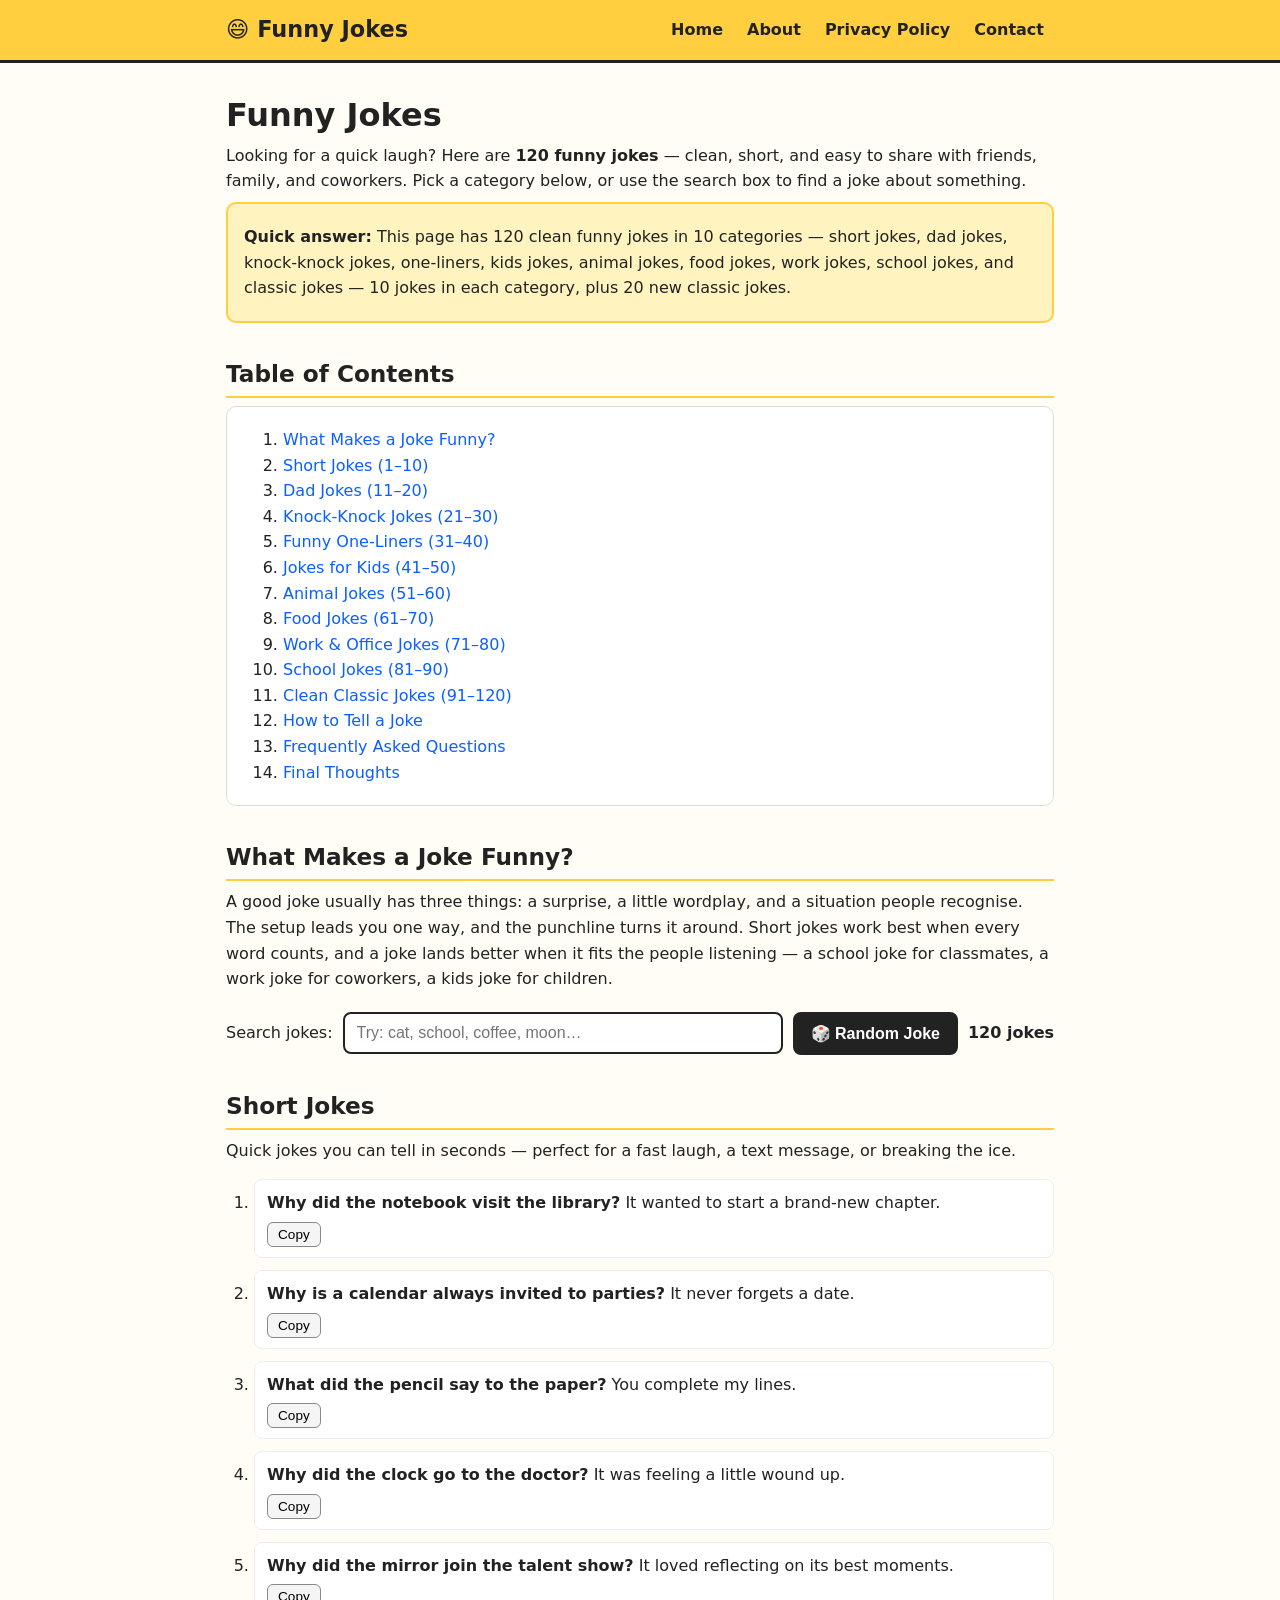
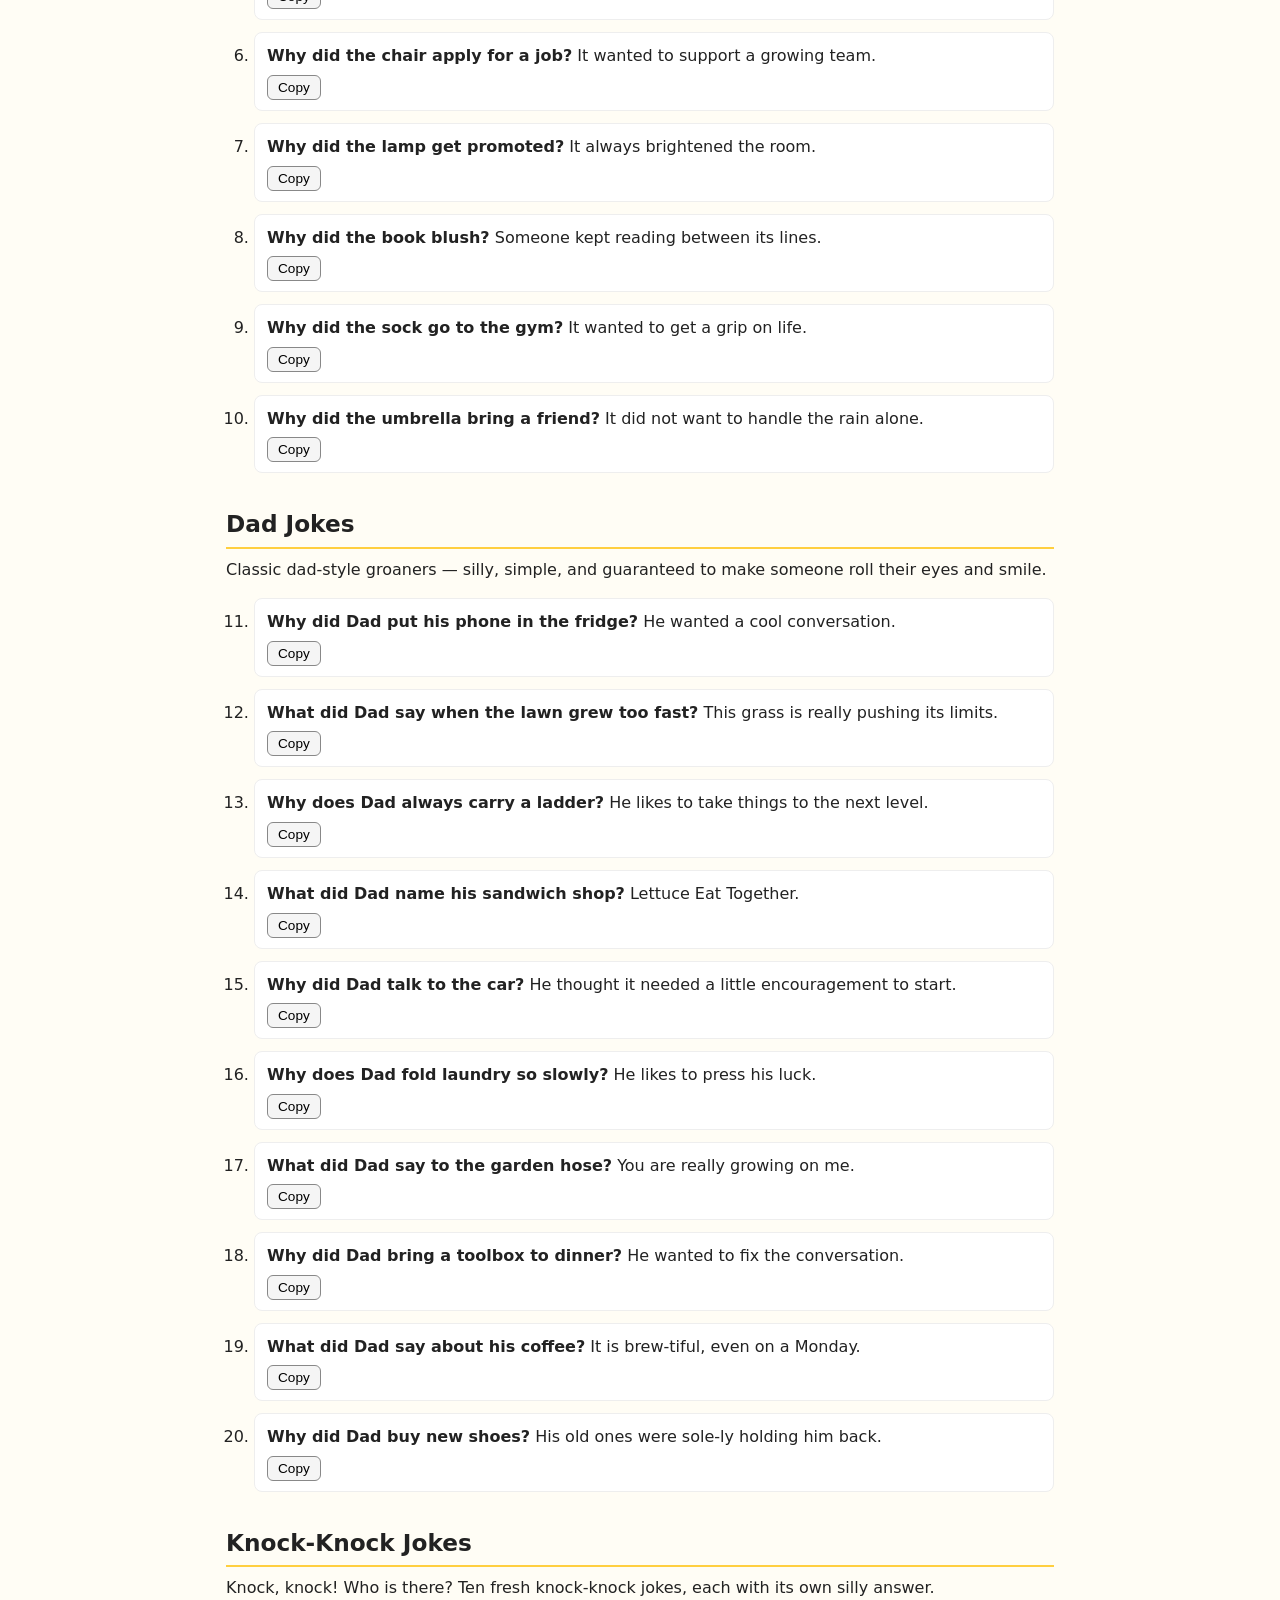
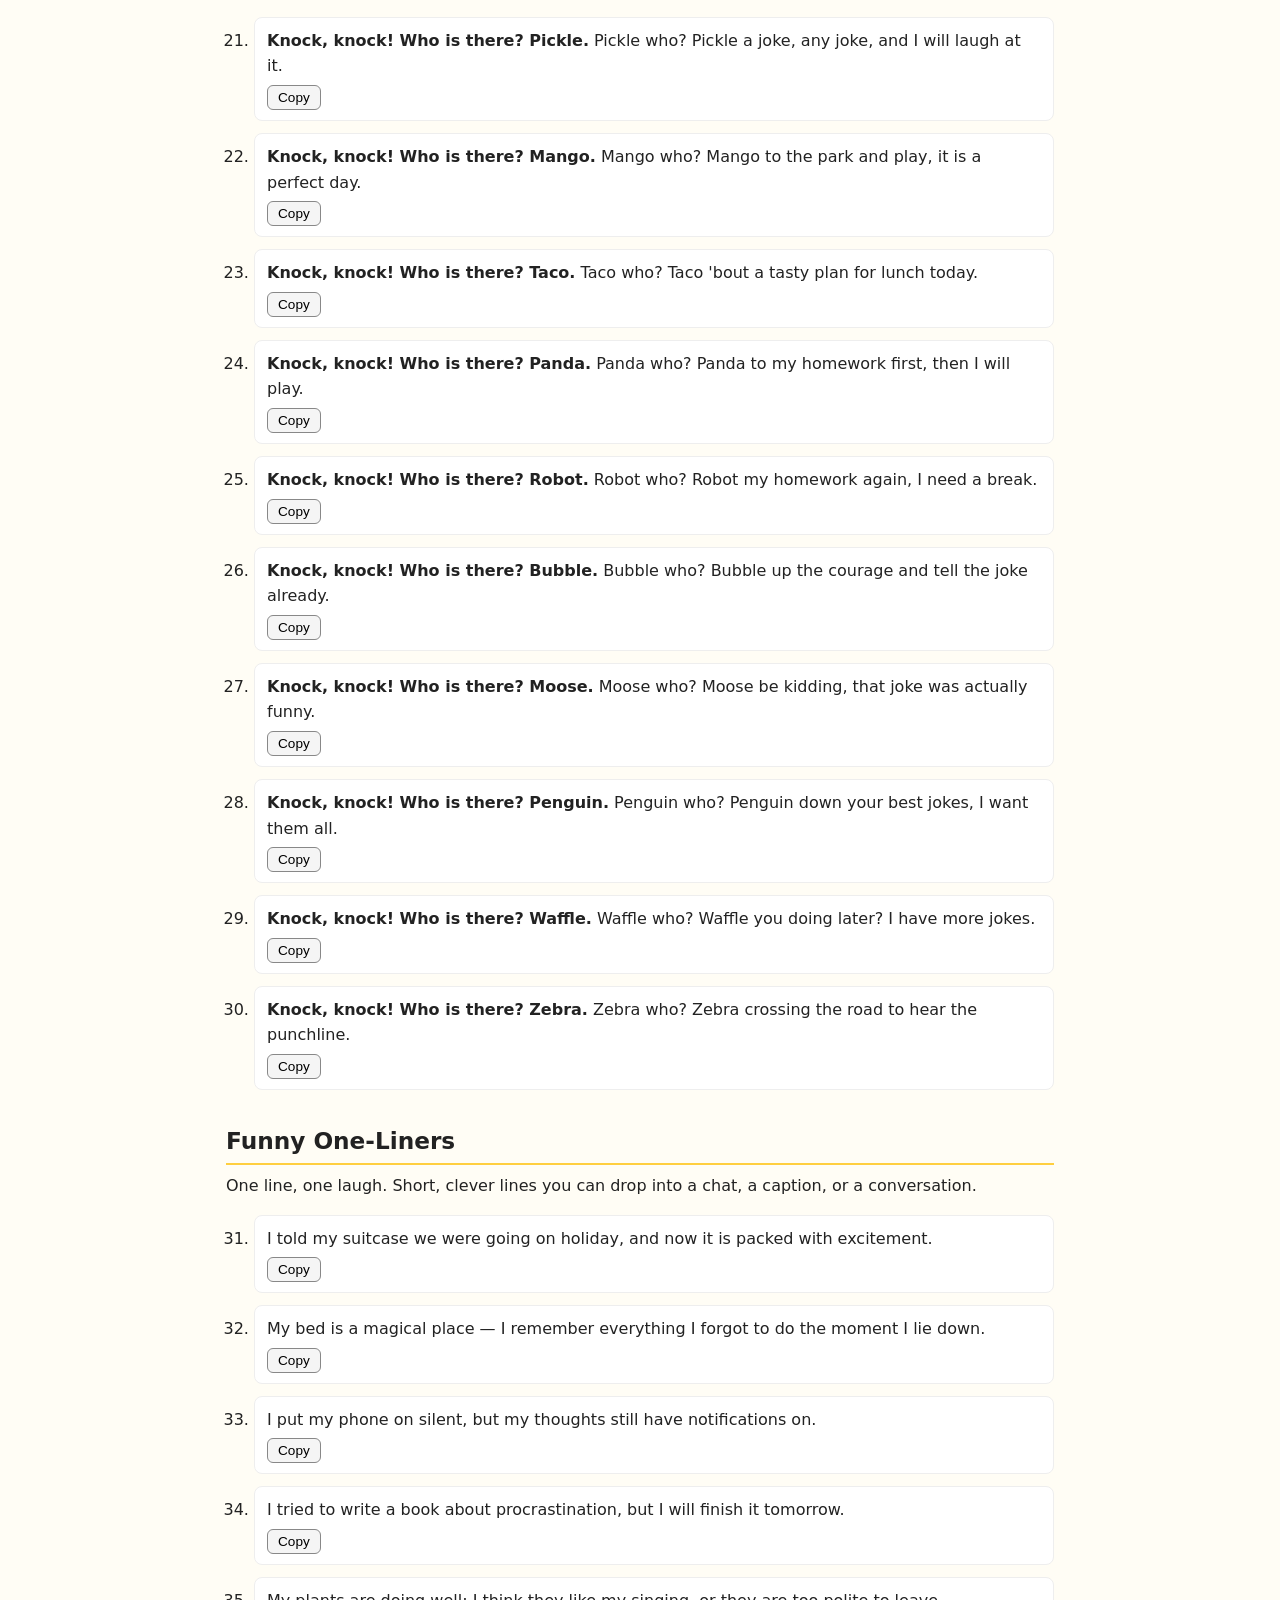
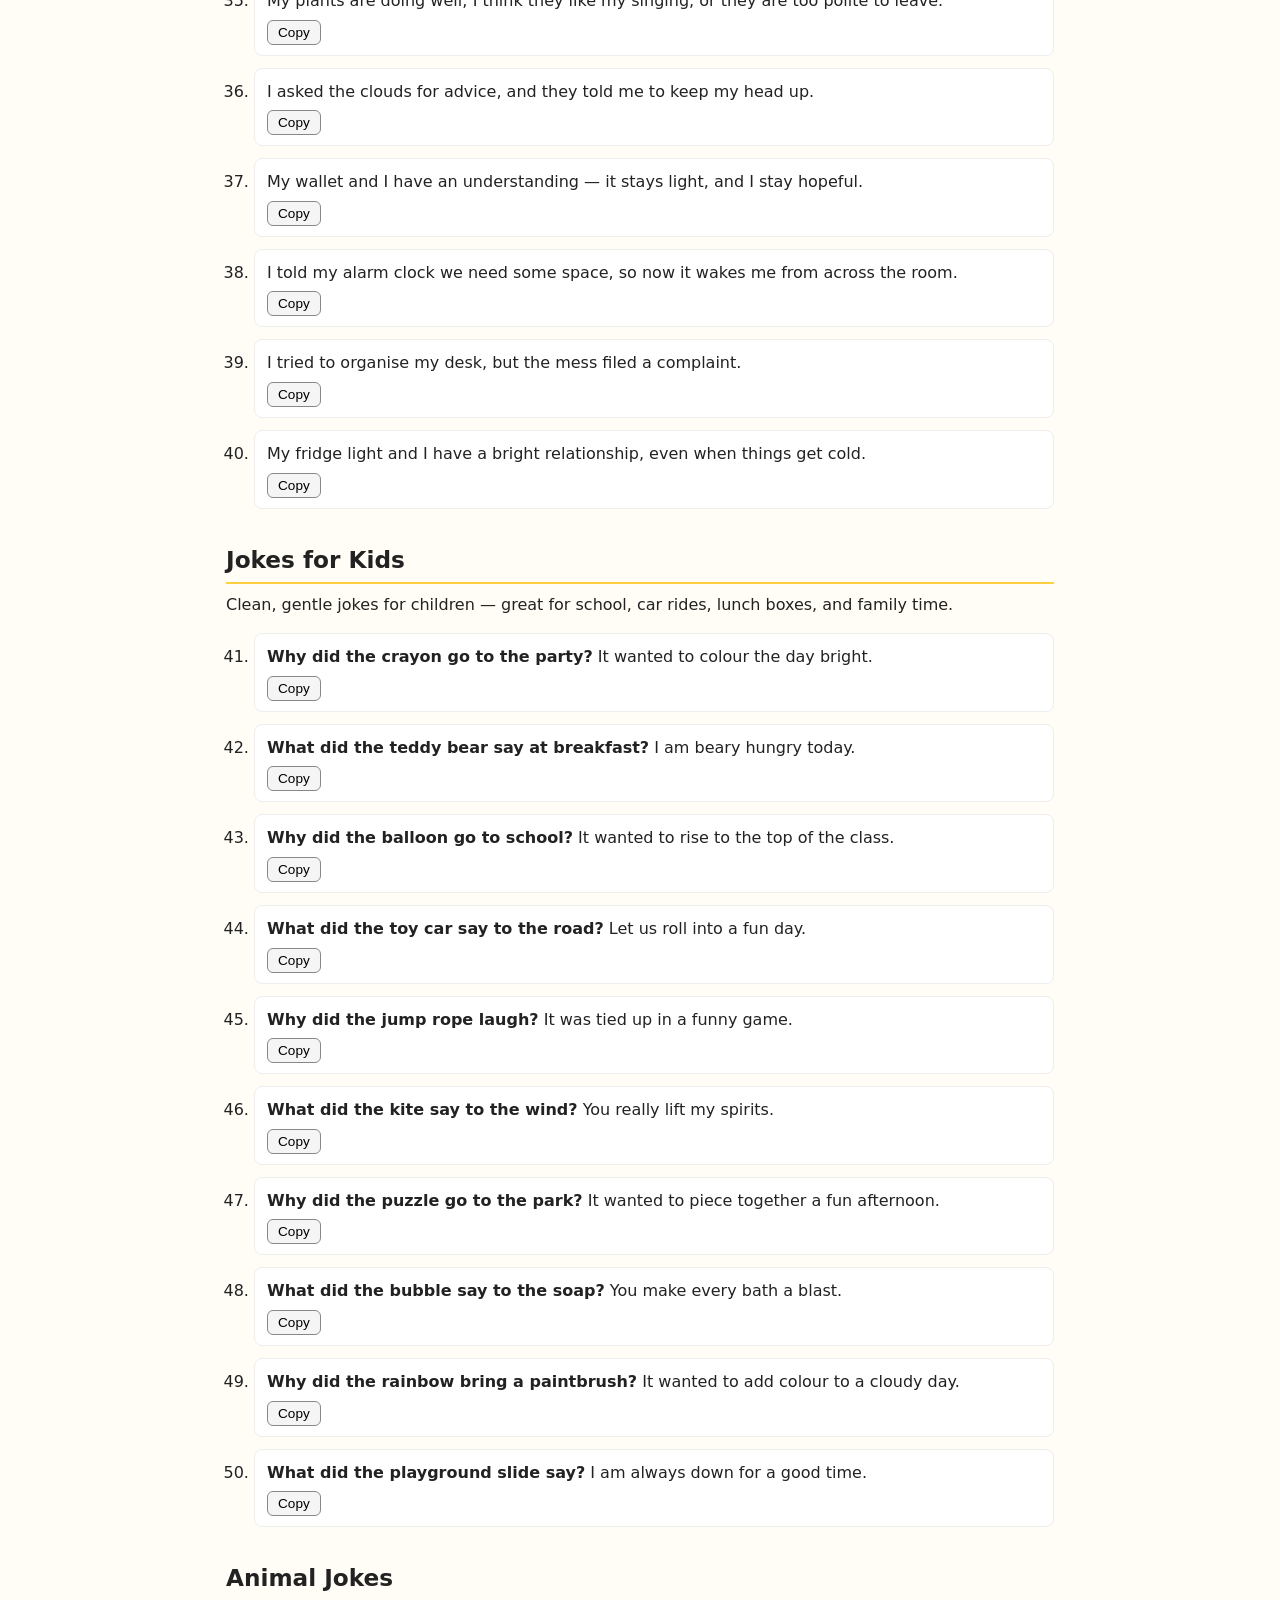
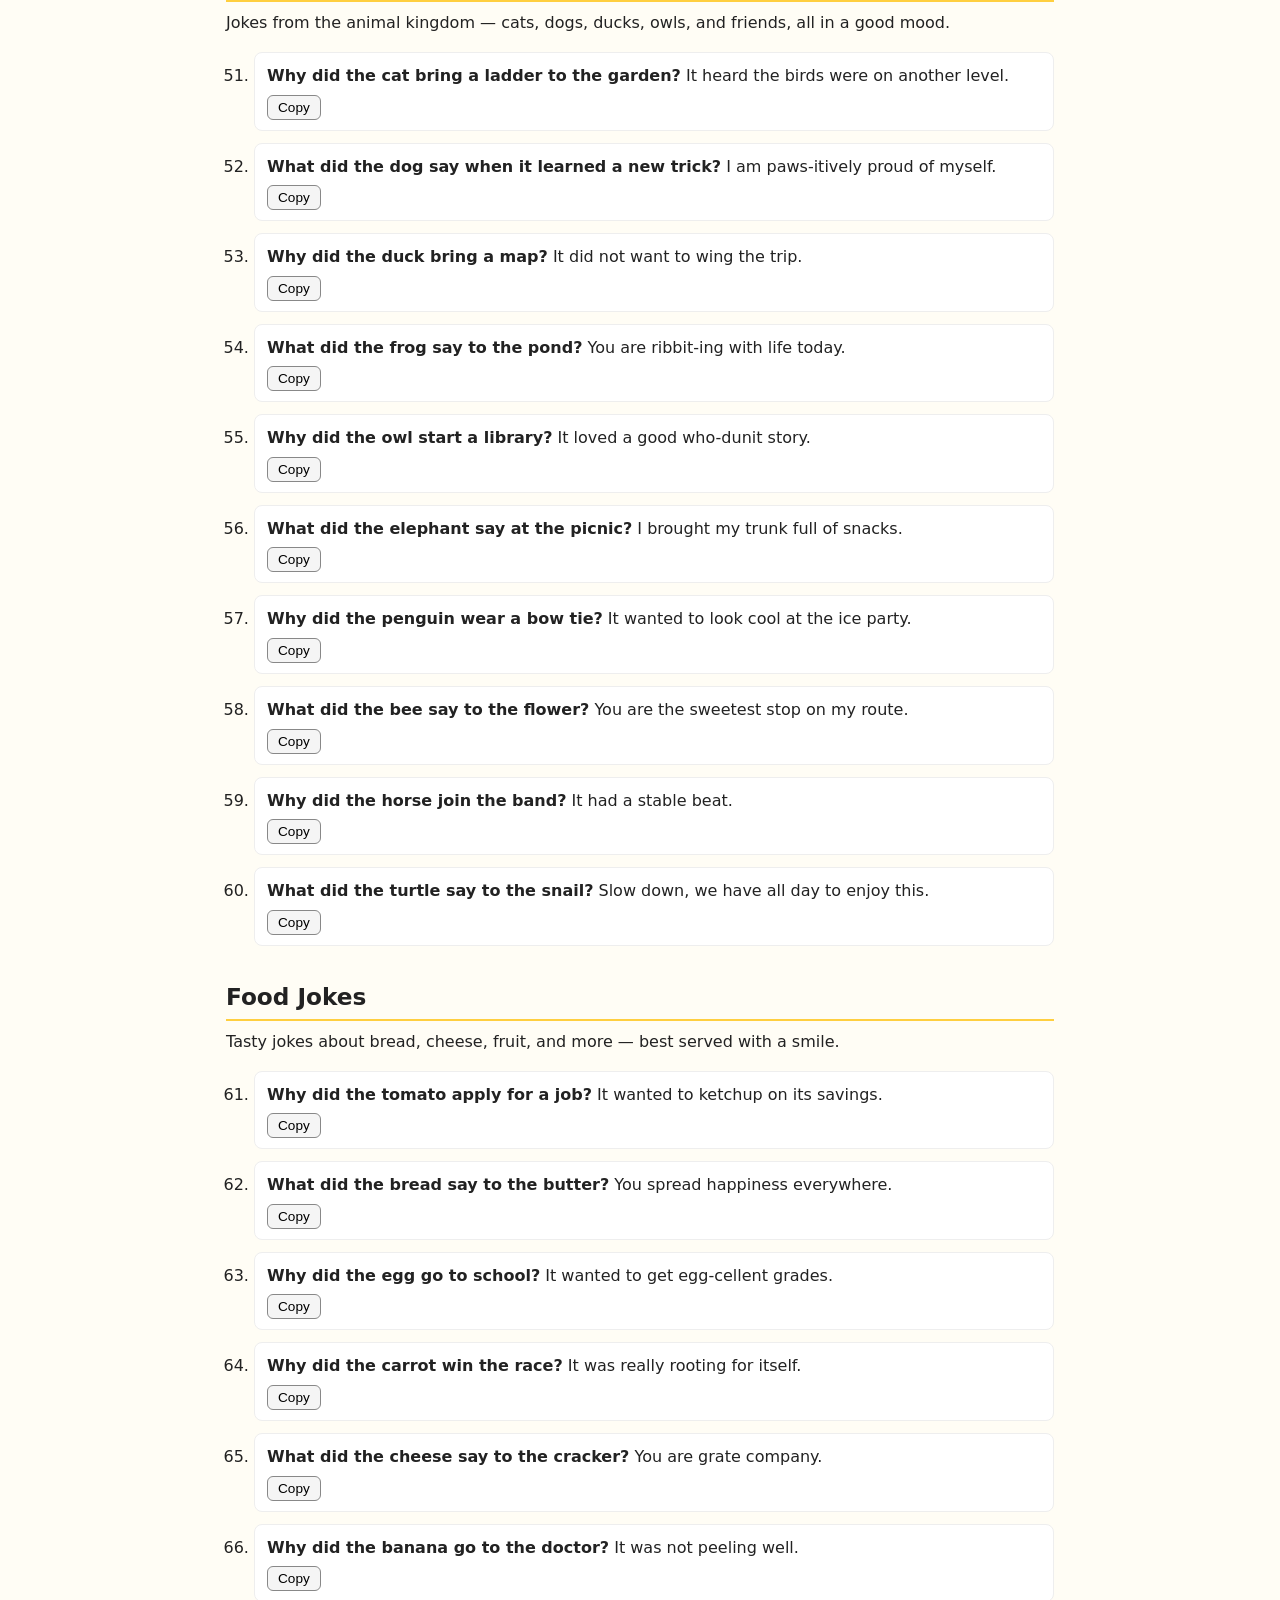
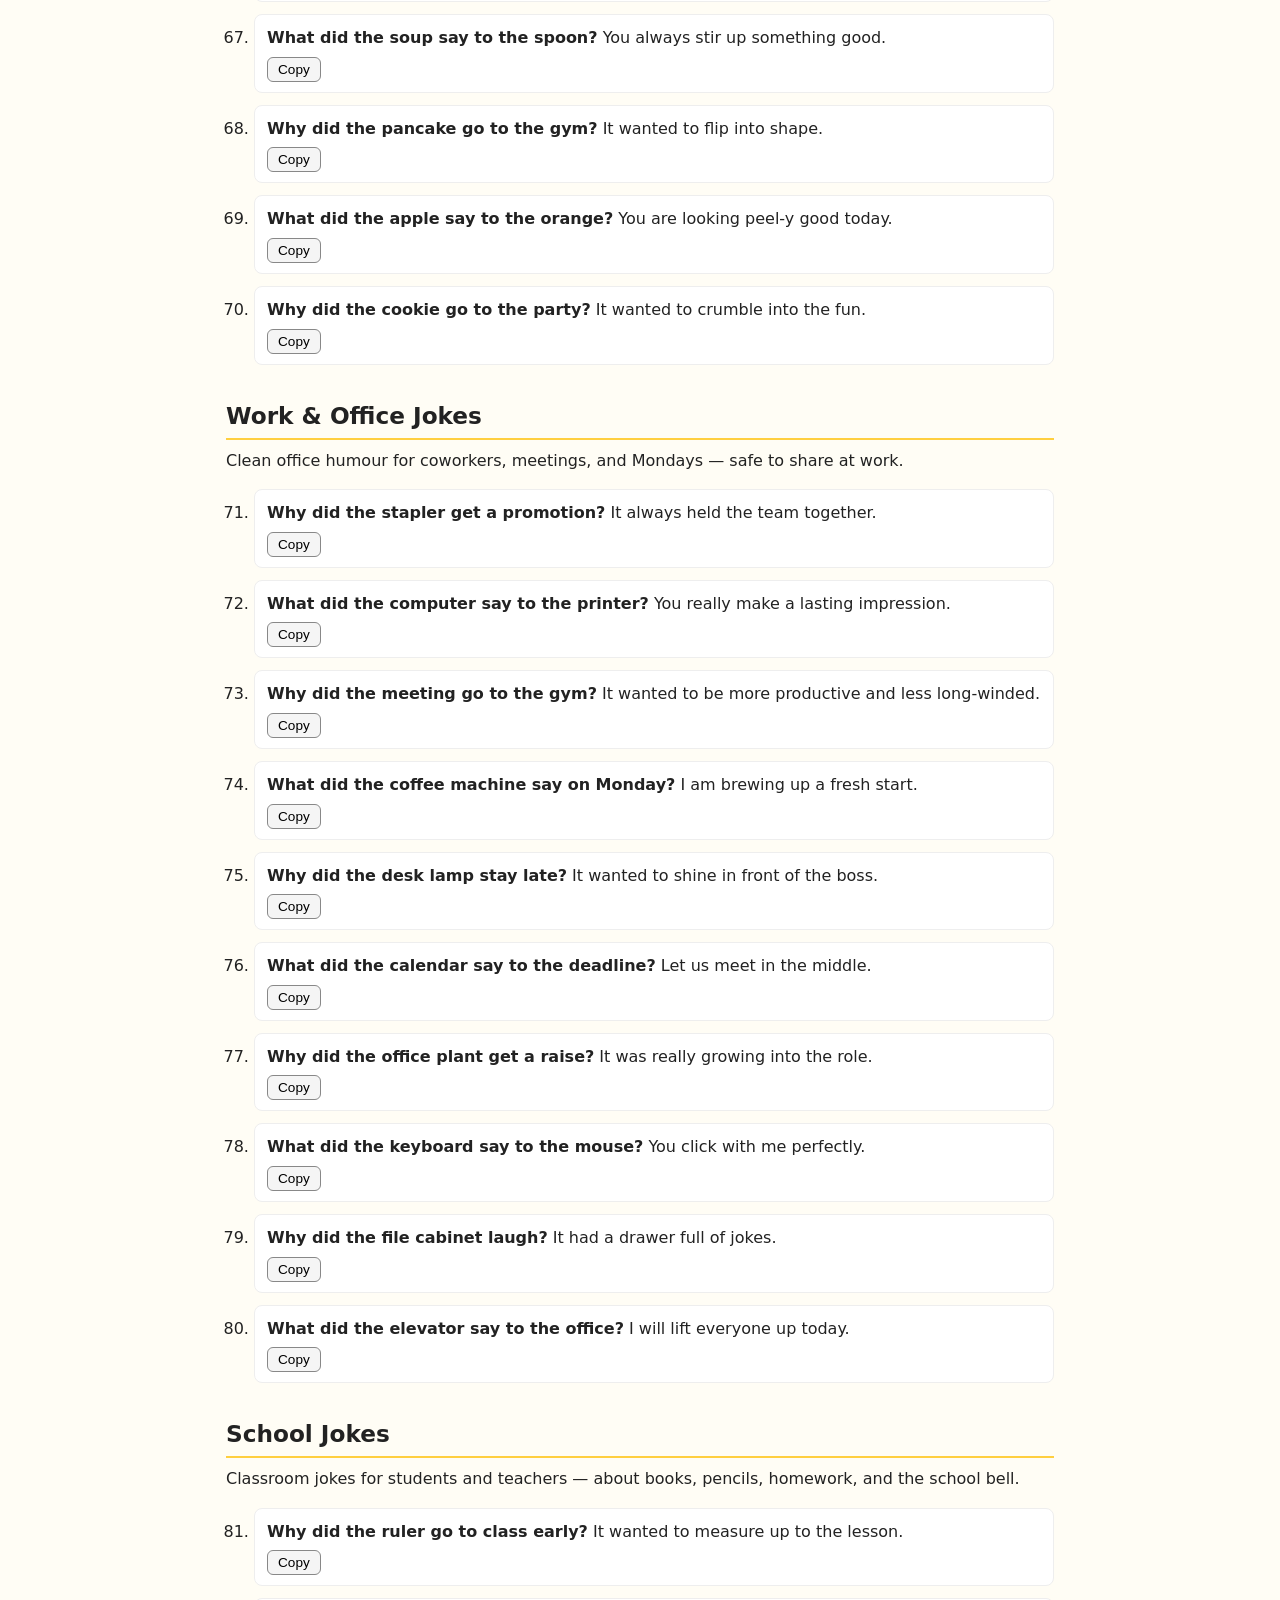
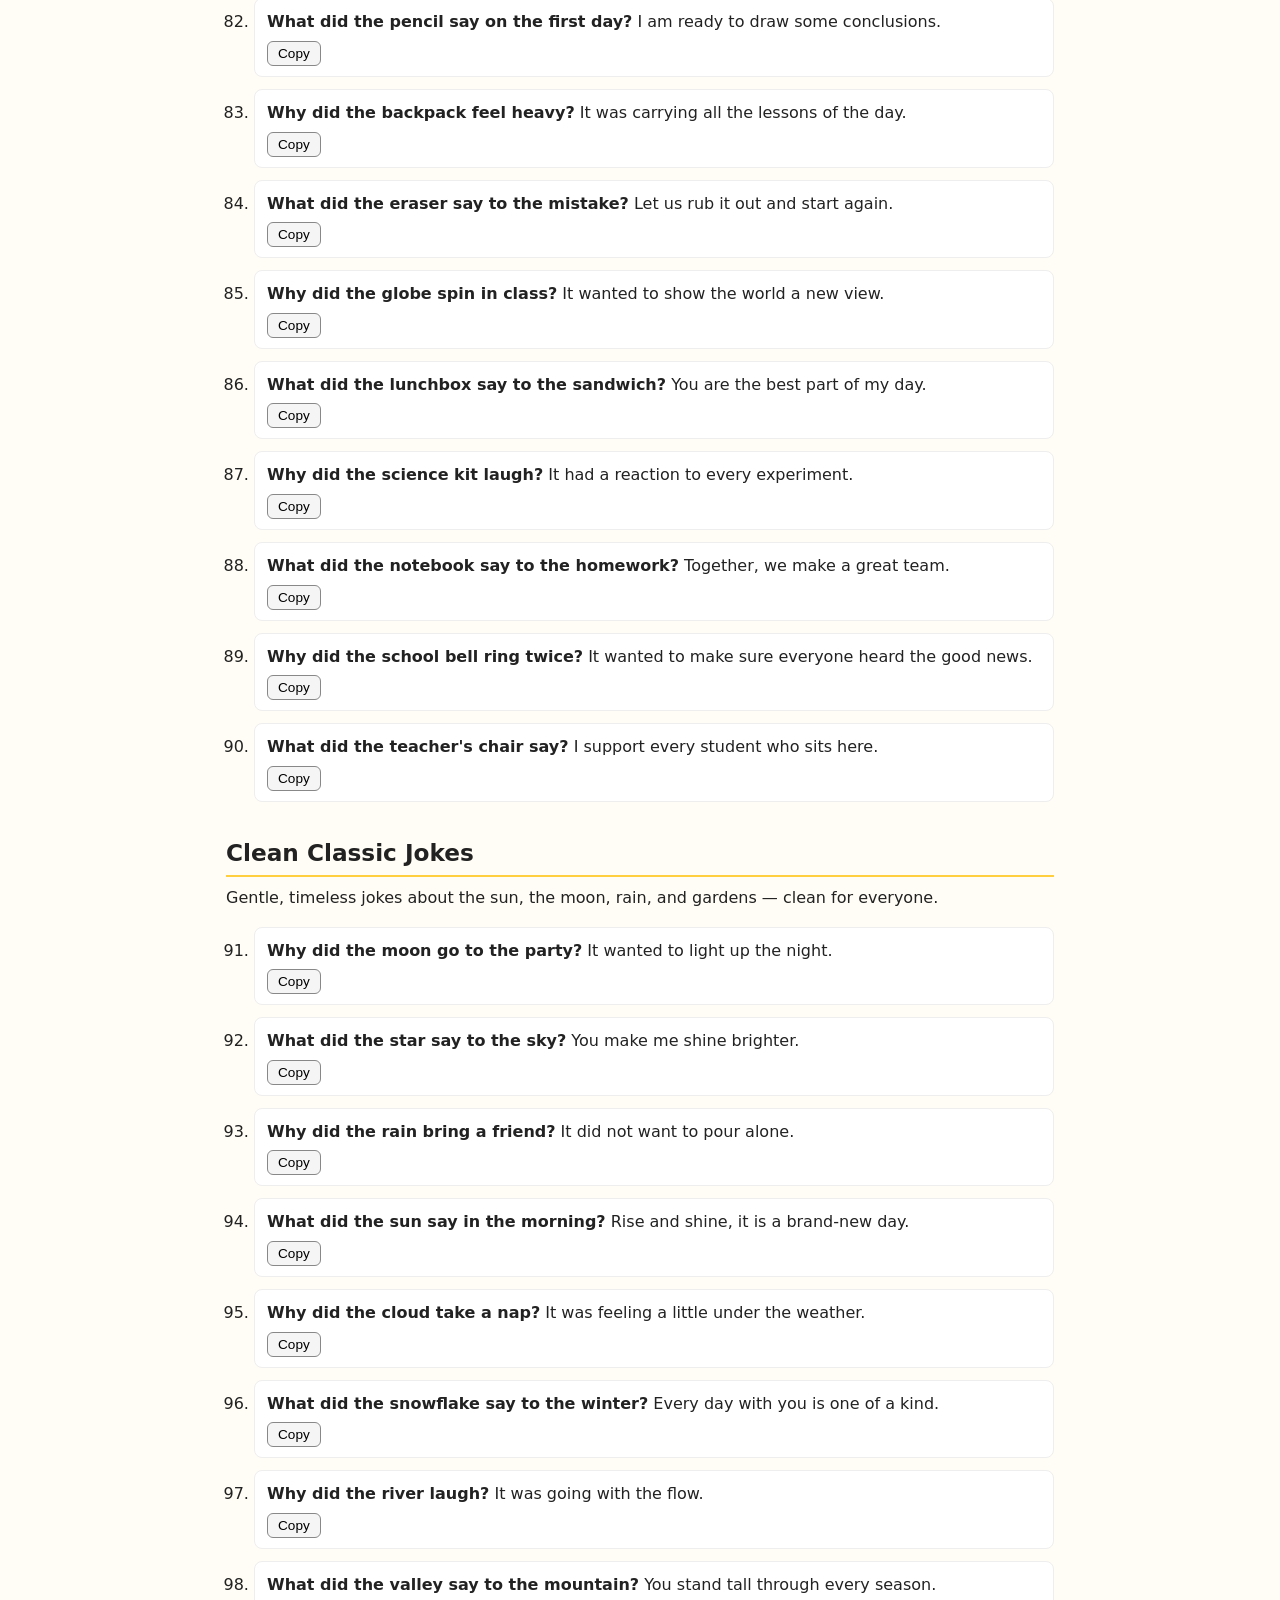
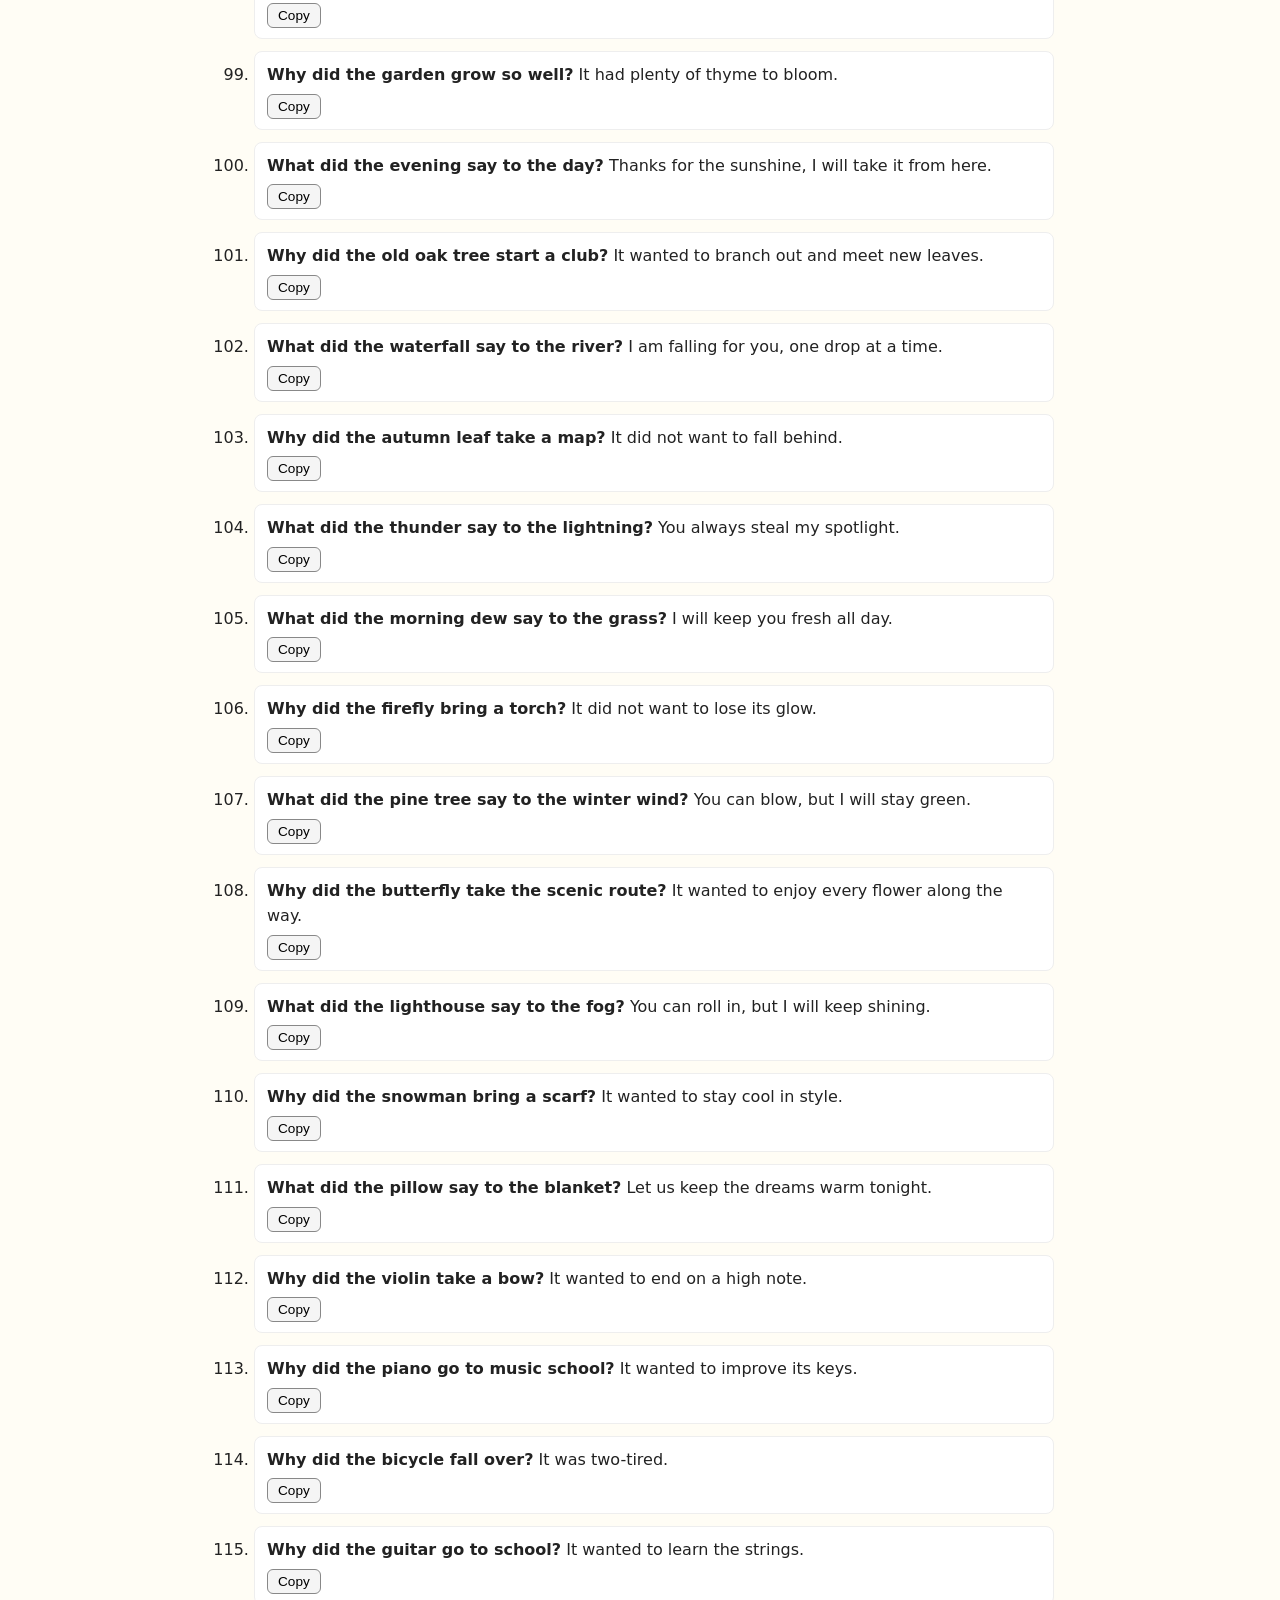
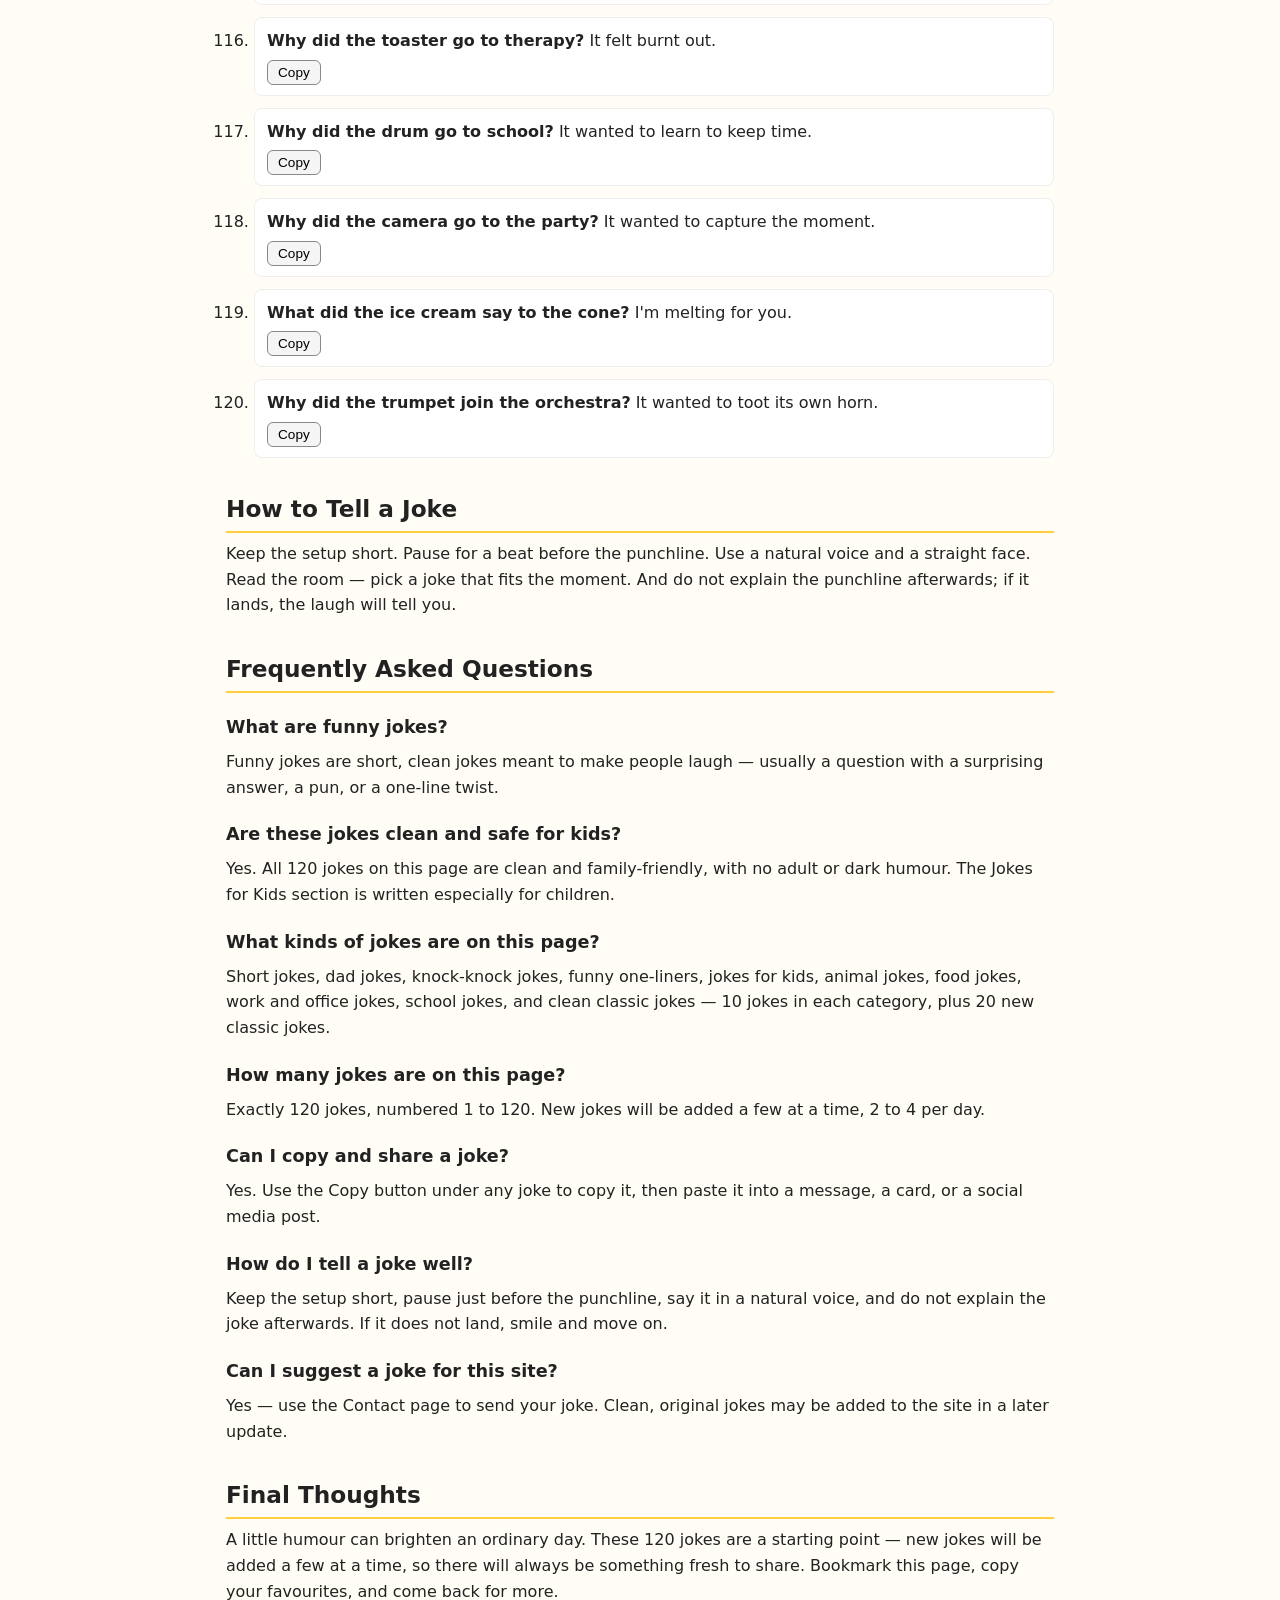
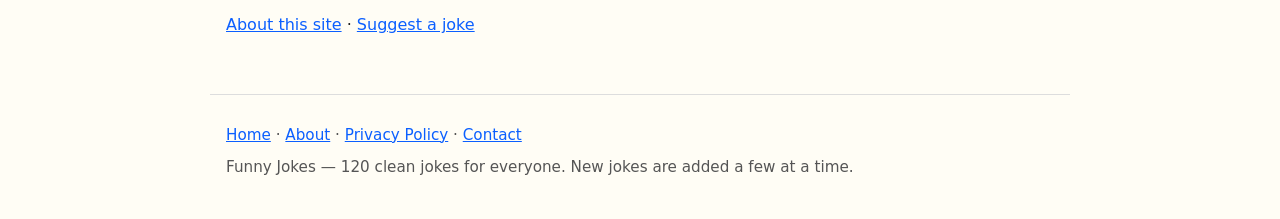
<file: index.html>
<!DOCTYPE html>
<html lang="en">
<head>
<meta charset="UTF-8">
<meta name="viewport" content="width=device-width, initial-scale=1.0">
<title>120 Funny Jokes | Clean, Short, Dad, Knock-Knock &amp; One-Liners</title>
<meta name="description" content="120 clean funny jokes in 10 categories: short jokes, dad jokes, knock-knock jokes, one-liners, kids jokes, animal jokes, food jokes, work jokes, school jokes and classic jokes.">
<link rel="canonical" href="https://funnyjokeshub.vercel.app/">
<meta name="google-site-verification" content="F35rqbBVg6ENbyYrUl2NkJEeMcFJ85l4w1VI4RaCMEo" />
<link rel="stylesheet" href="style.css">
<script type="application/ld+json">
{
  "@context": "https://schema.org",
  "@type": "FAQPage",
  "mainEntity": [
    {
      "@type": "Question",
      "name": "What are funny jokes?",
      "acceptedAnswer": {
        "@type": "Answer",
        "text": "Funny jokes are short, clean jokes meant to make people laugh \u2014 usually a question with a surprising answer, a pun, or a one-line twist."
      }
    },
    {
      "@type": "Question",
      "name": "Are these jokes clean and safe for kids?",
      "acceptedAnswer": {
        "@type": "Answer",
        "text": "Yes. All 120 jokes on this page are clean and family-friendly, with no adult or dark humour. The Jokes for Kids section is written especially for children."
      }
    },
    {
      "@type": "Question",
      "name": "What kinds of jokes are on this page?",
      "acceptedAnswer": {
        "@type": "Answer",
        "text": "Short jokes, dad jokes, knock-knock jokes, funny one-liners, jokes for kids, animal jokes, food jokes, work and office jokes, school jokes, and clean classic jokes \u2014 10 jokes in each category, plus 20 new classic jokes."
      }
    },
    {
      "@type": "Question",
      "name": "How many jokes are on this page?",
      "acceptedAnswer": {
        "@type": "Answer",
        "text": "Exactly 120 jokes, numbered 1 to 120. New jokes will be added a few at a time, 2 to 4 per day."
      }
    },
    {
      "@type": "Question",
      "name": "Can I copy and share a joke?",
      "acceptedAnswer": {
        "@type": "Answer",
        "text": "Yes. Use the Copy button under any joke to copy it, then paste it into a message, a card, or a social media post."
      }
    },
    {
      "@type": "Question",
      "name": "How do I tell a joke well?",
      "acceptedAnswer": {
        "@type": "Answer",
        "text": "Keep the setup short, pause just before the punchline, say it in a natural voice, and do not explain the joke afterwards. If it does not land, smile and move on."
      }
    },
    {
      "@type": "Question",
      "name": "Can I suggest a joke for this site?",
      "acceptedAnswer": {
        "@type": "Answer",
        "text": "Yes \u2014 use the Contact page to send your joke. Clean, original jokes may be added to the site in a later update."
      }
    }
  ]
}
</script>
<script src="script.js" defer></script></head>
<body>
<header><nav class="nav" aria-label="Main navigation"><a class="logo" href="index.html">😄 Funny Jokes</a><ul><li><a href="index.html">Home</a></li><li><a href="about.html">About</a></li><li><a href="privacy-policy.html">Privacy Policy</a></li><li><a href="contact.html">Contact</a></li></ul></nav></header>
<main>
<h1>Funny Jokes</h1>

<p>Looking for a quick laugh? Here are <strong>120 funny jokes</strong> — clean, short, and easy to share with friends, family, and coworkers. Pick a category below, or use the search box to find a joke about something.</p>
<div class="quick-answer"><p><strong>Quick answer:</strong> This page has 120 clean funny jokes in 10 categories — short jokes, dad jokes, knock-knock jokes, one-liners, kids jokes, animal jokes, food jokes, work jokes, school jokes, and classic jokes — 10 jokes in each category, plus 20 new classic jokes.</p></div>
<h2 id="contents">Table of Contents</h2>
<nav class="toc" aria-label="Table of contents"><ol>
<li><a href="#what-makes-a-joke-funny">What Makes a Joke Funny?</a></li>
<li><a href="#short-jokes">Short Jokes (1–10)</a></li>
<li><a href="#dad-jokes">Dad Jokes (11–20)</a></li>
<li><a href="#knock-knock-jokes">Knock-Knock Jokes (21–30)</a></li>
<li><a href="#funny-one-liners">Funny One-Liners (31–40)</a></li>
<li><a href="#jokes-for-kids">Jokes for Kids (41–50)</a></li>
<li><a href="#animal-jokes">Animal Jokes (51–60)</a></li>
<li><a href="#food-jokes">Food Jokes (61–70)</a></li>
<li><a href="#work-office-jokes">Work &amp; Office Jokes (71–80)</a></li>
<li><a href="#school-jokes">School Jokes (81–90)</a></li>
<li><a href="#clean-classic-jokes">Clean Classic Jokes (91–120)</a></li>
<li><a href="#how-to-tell-a-joke">How to Tell a Joke</a></li>
<li><a href="#faq">Frequently Asked Questions</a></li>
<li><a href="#final-thoughts">Final Thoughts</a></li>
</ol></nav>
<h2 id="what-makes-a-joke-funny">What Makes a Joke Funny?</h2>
<p>A good joke usually has three things: a surprise, a little wordplay, and a situation people recognise. The setup leads you one way, and the punchline turns it around. Short jokes work best when every word counts, and a joke lands better when it fits the people listening — a school joke for classmates, a work joke for coworkers, a kids joke for children.</p>
<div class="toolbar" role="search">
<label for="search">Search jokes:</label>
<input type="search" id="search" placeholder="Try: cat, school, coffee, moon…" aria-label="Search jokes">
<button class="random-btn" id="random-btn" type="button">🎲 Random Joke</button>
<span class="search-count" id="search-count" aria-live="polite">120 jokes</span>
</div>
<section class="category" id="short-jokes" aria-labelledby="short-jokes-heading">
<h2 id="short-jokes-heading">Short Jokes</h2>
<p>Quick jokes you can tell in seconds — perfect for a fast laugh, a text message, or breaking the ice.</p>
<ol class="jokes" start="1">
<li class="joke" id="joke-1"><span class="joke-text"><strong>Why did the notebook visit the library?</strong> It wanted to start a brand-new chapter.</span> <button class="copy-btn" type="button" aria-label="Copy joke 1">Copy</button></li>
<li class="joke" id="joke-2"><span class="joke-text"><strong>Why is a calendar always invited to parties?</strong> It never forgets a date.</span> <button class="copy-btn" type="button" aria-label="Copy joke 2">Copy</button></li>
<li class="joke" id="joke-3"><span class="joke-text"><strong>What did the pencil say to the paper?</strong> You complete my lines.</span> <button class="copy-btn" type="button" aria-label="Copy joke 3">Copy</button></li>
<li class="joke" id="joke-4"><span class="joke-text"><strong>Why did the clock go to the doctor?</strong> It was feeling a little wound up.</span> <button class="copy-btn" type="button" aria-label="Copy joke 4">Copy</button></li>
<li class="joke" id="joke-5"><span class="joke-text"><strong>Why did the mirror join the talent show?</strong> It loved reflecting on its best moments.</span> <button class="copy-btn" type="button" aria-label="Copy joke 5">Copy</button></li>
<li class="joke" id="joke-6"><span class="joke-text"><strong>Why did the chair apply for a job?</strong> It wanted to support a growing team.</span> <button class="copy-btn" type="button" aria-label="Copy joke 6">Copy</button></li>
<li class="joke" id="joke-7"><span class="joke-text"><strong>Why did the lamp get promoted?</strong> It always brightened the room.</span> <button class="copy-btn" type="button" aria-label="Copy joke 7">Copy</button></li>
<li class="joke" id="joke-8"><span class="joke-text"><strong>Why did the book blush?</strong> Someone kept reading between its lines.</span> <button class="copy-btn" type="button" aria-label="Copy joke 8">Copy</button></li>
<li class="joke" id="joke-9"><span class="joke-text"><strong>Why did the sock go to the gym?</strong> It wanted to get a grip on life.</span> <button class="copy-btn" type="button" aria-label="Copy joke 9">Copy</button></li>
<li class="joke" id="joke-10"><span class="joke-text"><strong>Why did the umbrella bring a friend?</strong> It did not want to handle the rain alone.</span> <button class="copy-btn" type="button" aria-label="Copy joke 10">Copy</button></li>
</ol>
</section><section class="category" id="dad-jokes" aria-labelledby="dad-jokes-heading">
<h2 id="dad-jokes-heading">Dad Jokes</h2>
<p>Classic dad-style groaners — silly, simple, and guaranteed to make someone roll their eyes and smile.</p>
<ol class="jokes" start="11">
<li class="joke" id="joke-11"><span class="joke-text"><strong>Why did Dad put his phone in the fridge?</strong> He wanted a cool conversation.</span> <button class="copy-btn" type="button" aria-label="Copy joke 11">Copy</button></li>
<li class="joke" id="joke-12"><span class="joke-text"><strong>What did Dad say when the lawn grew too fast?</strong> This grass is really pushing its limits.</span> <button class="copy-btn" type="button" aria-label="Copy joke 12">Copy</button></li>
<li class="joke" id="joke-13"><span class="joke-text"><strong>Why does Dad always carry a ladder?</strong> He likes to take things to the next level.</span> <button class="copy-btn" type="button" aria-label="Copy joke 13">Copy</button></li>
<li class="joke" id="joke-14"><span class="joke-text"><strong>What did Dad name his sandwich shop?</strong> Lettuce Eat Together.</span> <button class="copy-btn" type="button" aria-label="Copy joke 14">Copy</button></li>
<li class="joke" id="joke-15"><span class="joke-text"><strong>Why did Dad talk to the car?</strong> He thought it needed a little encouragement to start.</span> <button class="copy-btn" type="button" aria-label="Copy joke 15">Copy</button></li>
<li class="joke" id="joke-16"><span class="joke-text"><strong>Why does Dad fold laundry so slowly?</strong> He likes to press his luck.</span> <button class="copy-btn" type="button" aria-label="Copy joke 16">Copy</button></li>
<li class="joke" id="joke-17"><span class="joke-text"><strong>What did Dad say to the garden hose?</strong> You are really growing on me.</span> <button class="copy-btn" type="button" aria-label="Copy joke 17">Copy</button></li>
<li class="joke" id="joke-18"><span class="joke-text"><strong>Why did Dad bring a toolbox to dinner?</strong> He wanted to fix the conversation.</span> <button class="copy-btn" type="button" aria-label="Copy joke 18">Copy</button></li>
<li class="joke" id="joke-19"><span class="joke-text"><strong>What did Dad say about his coffee?</strong> It is brew-tiful, even on a Monday.</span> <button class="copy-btn" type="button" aria-label="Copy joke 19">Copy</button></li>
<li class="joke" id="joke-20"><span class="joke-text"><strong>Why did Dad buy new shoes?</strong> His old ones were sole-ly holding him back.</span> <button class="copy-btn" type="button" aria-label="Copy joke 20">Copy</button></li>
</ol>
</section><section class="category" id="knock-knock-jokes" aria-labelledby="knock-knock-jokes-heading">
<h2 id="knock-knock-jokes-heading">Knock-Knock Jokes</h2>
<p>Knock, knock! Who is there? Ten fresh knock-knock jokes, each with its own silly answer.</p>
<ol class="jokes" start="21">
<li class="joke" id="joke-21"><span class="joke-text"><strong>Knock, knock! Who is there? Pickle.</strong> Pickle who? Pickle a joke, any joke, and I will laugh at it.</span> <button class="copy-btn" type="button" aria-label="Copy joke 21">Copy</button></li>
<li class="joke" id="joke-22"><span class="joke-text"><strong>Knock, knock! Who is there? Mango.</strong> Mango who? Mango to the park and play, it is a perfect day.</span> <button class="copy-btn" type="button" aria-label="Copy joke 22">Copy</button></li>
<li class="joke" id="joke-23"><span class="joke-text"><strong>Knock, knock! Who is there? Taco.</strong> Taco who? Taco &#x27;bout a tasty plan for lunch today.</span> <button class="copy-btn" type="button" aria-label="Copy joke 23">Copy</button></li>
<li class="joke" id="joke-24"><span class="joke-text"><strong>Knock, knock! Who is there? Panda.</strong> Panda who? Panda to my homework first, then I will play.</span> <button class="copy-btn" type="button" aria-label="Copy joke 24">Copy</button></li>
<li class="joke" id="joke-25"><span class="joke-text"><strong>Knock, knock! Who is there? Robot.</strong> Robot who? Robot my homework again, I need a break.</span> <button class="copy-btn" type="button" aria-label="Copy joke 25">Copy</button></li>
<li class="joke" id="joke-26"><span class="joke-text"><strong>Knock, knock! Who is there? Bubble.</strong> Bubble who? Bubble up the courage and tell the joke already.</span> <button class="copy-btn" type="button" aria-label="Copy joke 26">Copy</button></li>
<li class="joke" id="joke-27"><span class="joke-text"><strong>Knock, knock! Who is there? Moose.</strong> Moose who? Moose be kidding, that joke was actually funny.</span> <button class="copy-btn" type="button" aria-label="Copy joke 27">Copy</button></li>
<li class="joke" id="joke-28"><span class="joke-text"><strong>Knock, knock! Who is there? Penguin.</strong> Penguin who? Penguin down your best jokes, I want them all.</span> <button class="copy-btn" type="button" aria-label="Copy joke 28">Copy</button></li>
<li class="joke" id="joke-29"><span class="joke-text"><strong>Knock, knock! Who is there? Waffle.</strong> Waffle who? Waffle you doing later? I have more jokes.</span> <button class="copy-btn" type="button" aria-label="Copy joke 29">Copy</button></li>
<li class="joke" id="joke-30"><span class="joke-text"><strong>Knock, knock! Who is there? Zebra.</strong> Zebra who? Zebra crossing the road to hear the punchline.</span> <button class="copy-btn" type="button" aria-label="Copy joke 30">Copy</button></li>
</ol>
</section><section class="category" id="funny-one-liners" aria-labelledby="funny-one-liners-heading">
<h2 id="funny-one-liners-heading">Funny One-Liners</h2>
<p>One line, one laugh. Short, clever lines you can drop into a chat, a caption, or a conversation.</p>
<ol class="jokes" start="31">
<li class="joke" id="joke-31"><span class="joke-text">I told my suitcase we were going on holiday, and now it is packed with excitement.</span> <button class="copy-btn" type="button" aria-label="Copy joke 31">Copy</button></li>
<li class="joke" id="joke-32"><span class="joke-text">My bed is a magical place — I remember everything I forgot to do the moment I lie down.</span> <button class="copy-btn" type="button" aria-label="Copy joke 32">Copy</button></li>
<li class="joke" id="joke-33"><span class="joke-text">I put my phone on silent, but my thoughts still have notifications on.</span> <button class="copy-btn" type="button" aria-label="Copy joke 33">Copy</button></li>
<li class="joke" id="joke-34"><span class="joke-text">I tried to write a book about procrastination, but I will finish it tomorrow.</span> <button class="copy-btn" type="button" aria-label="Copy joke 34">Copy</button></li>
<li class="joke" id="joke-35"><span class="joke-text">My plants are doing well; I think they like my singing, or they are too polite to leave.</span> <button class="copy-btn" type="button" aria-label="Copy joke 35">Copy</button></li>
<li class="joke" id="joke-36"><span class="joke-text">I asked the clouds for advice, and they told me to keep my head up.</span> <button class="copy-btn" type="button" aria-label="Copy joke 36">Copy</button></li>
<li class="joke" id="joke-37"><span class="joke-text">My wallet and I have an understanding — it stays light, and I stay hopeful.</span> <button class="copy-btn" type="button" aria-label="Copy joke 37">Copy</button></li>
<li class="joke" id="joke-38"><span class="joke-text">I told my alarm clock we need some space, so now it wakes me from across the room.</span> <button class="copy-btn" type="button" aria-label="Copy joke 38">Copy</button></li>
<li class="joke" id="joke-39"><span class="joke-text">I tried to organise my desk, but the mess filed a complaint.</span> <button class="copy-btn" type="button" aria-label="Copy joke 39">Copy</button></li>
<li class="joke" id="joke-40"><span class="joke-text">My fridge light and I have a bright relationship, even when things get cold.</span> <button class="copy-btn" type="button" aria-label="Copy joke 40">Copy</button></li>
</ol>
</section><section class="category" id="jokes-for-kids" aria-labelledby="jokes-for-kids-heading">
<h2 id="jokes-for-kids-heading">Jokes for Kids</h2>
<p>Clean, gentle jokes for children — great for school, car rides, lunch boxes, and family time.</p>
<ol class="jokes" start="41">
<li class="joke" id="joke-41"><span class="joke-text"><strong>Why did the crayon go to the party?</strong> It wanted to colour the day bright.</span> <button class="copy-btn" type="button" aria-label="Copy joke 41">Copy</button></li>
<li class="joke" id="joke-42"><span class="joke-text"><strong>What did the teddy bear say at breakfast?</strong> I am beary hungry today.</span> <button class="copy-btn" type="button" aria-label="Copy joke 42">Copy</button></li>
<li class="joke" id="joke-43"><span class="joke-text"><strong>Why did the balloon go to school?</strong> It wanted to rise to the top of the class.</span> <button class="copy-btn" type="button" aria-label="Copy joke 43">Copy</button></li>
<li class="joke" id="joke-44"><span class="joke-text"><strong>What did the toy car say to the road?</strong> Let us roll into a fun day.</span> <button class="copy-btn" type="button" aria-label="Copy joke 44">Copy</button></li>
<li class="joke" id="joke-45"><span class="joke-text"><strong>Why did the jump rope laugh?</strong> It was tied up in a funny game.</span> <button class="copy-btn" type="button" aria-label="Copy joke 45">Copy</button></li>
<li class="joke" id="joke-46"><span class="joke-text"><strong>What did the kite say to the wind?</strong> You really lift my spirits.</span> <button class="copy-btn" type="button" aria-label="Copy joke 46">Copy</button></li>
<li class="joke" id="joke-47"><span class="joke-text"><strong>Why did the puzzle go to the park?</strong> It wanted to piece together a fun afternoon.</span> <button class="copy-btn" type="button" aria-label="Copy joke 47">Copy</button></li>
<li class="joke" id="joke-48"><span class="joke-text"><strong>What did the bubble say to the soap?</strong> You make every bath a blast.</span> <button class="copy-btn" type="button" aria-label="Copy joke 48">Copy</button></li>
<li class="joke" id="joke-49"><span class="joke-text"><strong>Why did the rainbow bring a paintbrush?</strong> It wanted to add colour to a cloudy day.</span> <button class="copy-btn" type="button" aria-label="Copy joke 49">Copy</button></li>
<li class="joke" id="joke-50"><span class="joke-text"><strong>What did the playground slide say?</strong> I am always down for a good time.</span> <button class="copy-btn" type="button" aria-label="Copy joke 50">Copy</button></li>
</ol>
</section><section class="category" id="animal-jokes" aria-labelledby="animal-jokes-heading">
<h2 id="animal-jokes-heading">Animal Jokes</h2>
<p>Jokes from the animal kingdom — cats, dogs, ducks, owls, and friends, all in a good mood.</p>
<ol class="jokes" start="51">
<li class="joke" id="joke-51"><span class="joke-text"><strong>Why did the cat bring a ladder to the garden?</strong> It heard the birds were on another level.</span> <button class="copy-btn" type="button" aria-label="Copy joke 51">Copy</button></li>
<li class="joke" id="joke-52"><span class="joke-text"><strong>What did the dog say when it learned a new trick?</strong> I am paws-itively proud of myself.</span> <button class="copy-btn" type="button" aria-label="Copy joke 52">Copy</button></li>
<li class="joke" id="joke-53"><span class="joke-text"><strong>Why did the duck bring a map?</strong> It did not want to wing the trip.</span> <button class="copy-btn" type="button" aria-label="Copy joke 53">Copy</button></li>
<li class="joke" id="joke-54"><span class="joke-text"><strong>What did the frog say to the pond?</strong> You are ribbit-ing with life today.</span> <button class="copy-btn" type="button" aria-label="Copy joke 54">Copy</button></li>
<li class="joke" id="joke-55"><span class="joke-text"><strong>Why did the owl start a library?</strong> It loved a good who-dunit story.</span> <button class="copy-btn" type="button" aria-label="Copy joke 55">Copy</button></li>
<li class="joke" id="joke-56"><span class="joke-text"><strong>What did the elephant say at the picnic?</strong> I brought my trunk full of snacks.</span> <button class="copy-btn" type="button" aria-label="Copy joke 56">Copy</button></li>
<li class="joke" id="joke-57"><span class="joke-text"><strong>Why did the penguin wear a bow tie?</strong> It wanted to look cool at the ice party.</span> <button class="copy-btn" type="button" aria-label="Copy joke 57">Copy</button></li>
<li class="joke" id="joke-58"><span class="joke-text"><strong>What did the bee say to the flower?</strong> You are the sweetest stop on my route.</span> <button class="copy-btn" type="button" aria-label="Copy joke 58">Copy</button></li>
<li class="joke" id="joke-59"><span class="joke-text"><strong>Why did the horse join the band?</strong> It had a stable beat.</span> <button class="copy-btn" type="button" aria-label="Copy joke 59">Copy</button></li>
<li class="joke" id="joke-60"><span class="joke-text"><strong>What did the turtle say to the snail?</strong> Slow down, we have all day to enjoy this.</span> <button class="copy-btn" type="button" aria-label="Copy joke 60">Copy</button></li>
</ol>
</section><section class="category" id="food-jokes" aria-labelledby="food-jokes-heading">
<h2 id="food-jokes-heading">Food Jokes</h2>
<p>Tasty jokes about bread, cheese, fruit, and more — best served with a smile.</p>
<ol class="jokes" start="61">
<li class="joke" id="joke-61"><span class="joke-text"><strong>Why did the tomato apply for a job?</strong> It wanted to ketchup on its savings.</span> <button class="copy-btn" type="button" aria-label="Copy joke 61">Copy</button></li>
<li class="joke" id="joke-62"><span class="joke-text"><strong>What did the bread say to the butter?</strong> You spread happiness everywhere.</span> <button class="copy-btn" type="button" aria-label="Copy joke 62">Copy</button></li>
<li class="joke" id="joke-63"><span class="joke-text"><strong>Why did the egg go to school?</strong> It wanted to get egg-cellent grades.</span> <button class="copy-btn" type="button" aria-label="Copy joke 63">Copy</button></li>
<li class="joke" id="joke-64"><span class="joke-text"><strong>Why did the carrot win the race?</strong> It was really rooting for itself.</span> <button class="copy-btn" type="button" aria-label="Copy joke 64">Copy</button></li>
<li class="joke" id="joke-65"><span class="joke-text"><strong>What did the cheese say to the cracker?</strong> You are grate company.</span> <button class="copy-btn" type="button" aria-label="Copy joke 65">Copy</button></li>
<li class="joke" id="joke-66"><span class="joke-text"><strong>Why did the banana go to the doctor?</strong> It was not peeling well.</span> <button class="copy-btn" type="button" aria-label="Copy joke 66">Copy</button></li>
<li class="joke" id="joke-67"><span class="joke-text"><strong>What did the soup say to the spoon?</strong> You always stir up something good.</span> <button class="copy-btn" type="button" aria-label="Copy joke 67">Copy</button></li>
<li class="joke" id="joke-68"><span class="joke-text"><strong>Why did the pancake go to the gym?</strong> It wanted to flip into shape.</span> <button class="copy-btn" type="button" aria-label="Copy joke 68">Copy</button></li>
<li class="joke" id="joke-69"><span class="joke-text"><strong>What did the apple say to the orange?</strong> You are looking peel-y good today.</span> <button class="copy-btn" type="button" aria-label="Copy joke 69">Copy</button></li>
<li class="joke" id="joke-70"><span class="joke-text"><strong>Why did the cookie go to the party?</strong> It wanted to crumble into the fun.</span> <button class="copy-btn" type="button" aria-label="Copy joke 70">Copy</button></li>
</ol>
</section><section class="category" id="work-office-jokes" aria-labelledby="work-office-jokes-heading">
<h2 id="work-office-jokes-heading">Work &amp; Office Jokes</h2>
<p>Clean office humour for coworkers, meetings, and Mondays — safe to share at work.</p>
<ol class="jokes" start="71">
<li class="joke" id="joke-71"><span class="joke-text"><strong>Why did the stapler get a promotion?</strong> It always held the team together.</span> <button class="copy-btn" type="button" aria-label="Copy joke 71">Copy</button></li>
<li class="joke" id="joke-72"><span class="joke-text"><strong>What did the computer say to the printer?</strong> You really make a lasting impression.</span> <button class="copy-btn" type="button" aria-label="Copy joke 72">Copy</button></li>
<li class="joke" id="joke-73"><span class="joke-text"><strong>Why did the meeting go to the gym?</strong> It wanted to be more productive and less long-winded.</span> <button class="copy-btn" type="button" aria-label="Copy joke 73">Copy</button></li>
<li class="joke" id="joke-74"><span class="joke-text"><strong>What did the coffee machine say on Monday?</strong> I am brewing up a fresh start.</span> <button class="copy-btn" type="button" aria-label="Copy joke 74">Copy</button></li>
<li class="joke" id="joke-75"><span class="joke-text"><strong>Why did the desk lamp stay late?</strong> It wanted to shine in front of the boss.</span> <button class="copy-btn" type="button" aria-label="Copy joke 75">Copy</button></li>
<li class="joke" id="joke-76"><span class="joke-text"><strong>What did the calendar say to the deadline?</strong> Let us meet in the middle.</span> <button class="copy-btn" type="button" aria-label="Copy joke 76">Copy</button></li>
<li class="joke" id="joke-77"><span class="joke-text"><strong>Why did the office plant get a raise?</strong> It was really growing into the role.</span> <button class="copy-btn" type="button" aria-label="Copy joke 77">Copy</button></li>
<li class="joke" id="joke-78"><span class="joke-text"><strong>What did the keyboard say to the mouse?</strong> You click with me perfectly.</span> <button class="copy-btn" type="button" aria-label="Copy joke 78">Copy</button></li>
<li class="joke" id="joke-79"><span class="joke-text"><strong>Why did the file cabinet laugh?</strong> It had a drawer full of jokes.</span> <button class="copy-btn" type="button" aria-label="Copy joke 79">Copy</button></li>
<li class="joke" id="joke-80"><span class="joke-text"><strong>What did the elevator say to the office?</strong> I will lift everyone up today.</span> <button class="copy-btn" type="button" aria-label="Copy joke 80">Copy</button></li>
</ol>
</section><section class="category" id="school-jokes" aria-labelledby="school-jokes-heading">
<h2 id="school-jokes-heading">School Jokes</h2>
<p>Classroom jokes for students and teachers — about books, pencils, homework, and the school bell.</p>
<ol class="jokes" start="81">
<li class="joke" id="joke-81"><span class="joke-text"><strong>Why did the ruler go to class early?</strong> It wanted to measure up to the lesson.</span> <button class="copy-btn" type="button" aria-label="Copy joke 81">Copy</button></li>
<li class="joke" id="joke-82"><span class="joke-text"><strong>What did the pencil say on the first day?</strong> I am ready to draw some conclusions.</span> <button class="copy-btn" type="button" aria-label="Copy joke 82">Copy</button></li>
<li class="joke" id="joke-83"><span class="joke-text"><strong>Why did the backpack feel heavy?</strong> It was carrying all the lessons of the day.</span> <button class="copy-btn" type="button" aria-label="Copy joke 83">Copy</button></li>
<li class="joke" id="joke-84"><span class="joke-text"><strong>What did the eraser say to the mistake?</strong> Let us rub it out and start again.</span> <button class="copy-btn" type="button" aria-label="Copy joke 84">Copy</button></li>
<li class="joke" id="joke-85"><span class="joke-text"><strong>Why did the globe spin in class?</strong> It wanted to show the world a new view.</span> <button class="copy-btn" type="button" aria-label="Copy joke 85">Copy</button></li>
<li class="joke" id="joke-86"><span class="joke-text"><strong>What did the lunchbox say to the sandwich?</strong> You are the best part of my day.</span> <button class="copy-btn" type="button" aria-label="Copy joke 86">Copy</button></li>
<li class="joke" id="joke-87"><span class="joke-text"><strong>Why did the science kit laugh?</strong> It had a reaction to every experiment.</span> <button class="copy-btn" type="button" aria-label="Copy joke 87">Copy</button></li>
<li class="joke" id="joke-88"><span class="joke-text"><strong>What did the notebook say to the homework?</strong> Together, we make a great team.</span> <button class="copy-btn" type="button" aria-label="Copy joke 88">Copy</button></li>
<li class="joke" id="joke-89"><span class="joke-text"><strong>Why did the school bell ring twice?</strong> It wanted to make sure everyone heard the good news.</span> <button class="copy-btn" type="button" aria-label="Copy joke 89">Copy</button></li>
<li class="joke" id="joke-90"><span class="joke-text"><strong>What did the teacher&#x27;s chair say?</strong> I support every student who sits here.</span> <button class="copy-btn" type="button" aria-label="Copy joke 90">Copy</button></li>
</ol>
</section><section class="category" id="clean-classic-jokes" aria-labelledby="clean-classic-jokes-heading">
<h2 id="clean-classic-jokes-heading">Clean Classic Jokes</h2>
<p>Gentle, timeless jokes about the sun, the moon, rain, and gardens — clean for everyone.</p>
<ol class="jokes" start="91">
<li class="joke" id="joke-91"><span class="joke-text"><strong>Why did the moon go to the party?</strong> It wanted to light up the night.</span> <button class="copy-btn" type="button" aria-label="Copy joke 91">Copy</button></li>
<li class="joke" id="joke-92"><span class="joke-text"><strong>What did the star say to the sky?</strong> You make me shine brighter.</span> <button class="copy-btn" type="button" aria-label="Copy joke 92">Copy</button></li>
<li class="joke" id="joke-93"><span class="joke-text"><strong>Why did the rain bring a friend?</strong> It did not want to pour alone.</span> <button class="copy-btn" type="button" aria-label="Copy joke 93">Copy</button></li>
<li class="joke" id="joke-94"><span class="joke-text"><strong>What did the sun say in the morning?</strong> Rise and shine, it is a brand-new day.</span> <button class="copy-btn" type="button" aria-label="Copy joke 94">Copy</button></li>
<li class="joke" id="joke-95"><span class="joke-text"><strong>Why did the cloud take a nap?</strong> It was feeling a little under the weather.</span> <button class="copy-btn" type="button" aria-label="Copy joke 95">Copy</button></li>
<li class="joke" id="joke-96"><span class="joke-text"><strong>What did the snowflake say to the winter?</strong> Every day with you is one of a kind.</span> <button class="copy-btn" type="button" aria-label="Copy joke 96">Copy</button></li>
<li class="joke" id="joke-97"><span class="joke-text"><strong>Why did the river laugh?</strong> It was going with the flow.</span> <button class="copy-btn" type="button" aria-label="Copy joke 97">Copy</button></li>
<li class="joke" id="joke-98"><span class="joke-text"><strong>What did the valley say to the mountain?</strong> You stand tall through every season.</span> <button class="copy-btn" type="button" aria-label="Copy joke 98">Copy</button></li>
<li class="joke" id="joke-99"><span class="joke-text"><strong>Why did the garden grow so well?</strong> It had plenty of thyme to bloom.</span> <button class="copy-btn" type="button" aria-label="Copy joke 99">Copy</button></li>
<li class="joke" id="joke-100"><span class="joke-text"><strong>What did the evening say to the day?</strong> Thanks for the sunshine, I will take it from here.</span> <button class="copy-btn" type="button" aria-label="Copy joke 100">Copy</button></li>
<li class="joke" id="joke-101"><span class="joke-text"><strong>Why did the old oak tree start a club?</strong> It wanted to branch out and meet new leaves.</span> <button class="copy-btn" type="button" aria-label="Copy joke 101">Copy</button></li>
<li class="joke" id="joke-102"><span class="joke-text"><strong>What did the waterfall say to the river?</strong> I am falling for you, one drop at a time.</span> <button class="copy-btn" type="button" aria-label="Copy joke 102">Copy</button></li>
<li class="joke" id="joke-103"><span class="joke-text"><strong>Why did the autumn leaf take a map?</strong> It did not want to fall behind.</span> <button class="copy-btn" type="button" aria-label="Copy joke 103">Copy</button></li>
<li class="joke" id="joke-104"><span class="joke-text"><strong>What did the thunder say to the lightning?</strong> You always steal my spotlight.</span> <button class="copy-btn" type="button" aria-label="Copy joke 104">Copy</button></li>
<li class="joke" id="joke-105"><span class="joke-text"><strong>What did the morning dew say to the grass?</strong> I will keep you fresh all day.</span> <button class="copy-btn" type="button" aria-label="Copy joke 105">Copy</button></li>
<li class="joke" id="joke-106"><span class="joke-text"><strong>Why did the firefly bring a torch?</strong> It did not want to lose its glow.</span> <button class="copy-btn" type="button" aria-label="Copy joke 106">Copy</button></li>
<li class="joke" id="joke-107"><span class="joke-text"><strong>What did the pine tree say to the winter wind?</strong> You can blow, but I will stay green.</span> <button class="copy-btn" type="button" aria-label="Copy joke 107">Copy</button></li>
<li class="joke" id="joke-108"><span class="joke-text"><strong>Why did the butterfly take the scenic route?</strong> It wanted to enjoy every flower along the way.</span> <button class="copy-btn" type="button" aria-label="Copy joke 108">Copy</button></li>
<li class="joke" id="joke-109"><span class="joke-text"><strong>What did the lighthouse say to the fog?</strong> You can roll in, but I will keep shining.</span> <button class="copy-btn" type="button" aria-label="Copy joke 109">Copy</button></li>
<li class="joke" id="joke-110"><span class="joke-text"><strong>Why did the snowman bring a scarf?</strong> It wanted to stay cool in style.</span> <button class="copy-btn" type="button" aria-label="Copy joke 110">Copy</button></li>
<li class="joke" id="joke-111"><span class="joke-text"><strong>What did the pillow say to the blanket?</strong> Let us keep the dreams warm tonight.</span> <button class="copy-btn" type="button" aria-label="Copy joke 111">Copy</button></li>
<li class="joke" id="joke-112"><span class="joke-text"><strong>Why did the violin take a bow?</strong> It wanted to end on a high note.</span> <button class="copy-btn" type="button" aria-label="Copy joke 112">Copy</button></li>
<li class="joke" id="joke-113"><span class="joke-text"><strong>Why did the piano go to music school?</strong> It wanted to improve its keys.</span> <button class="copy-btn" type="button" aria-label="Copy joke 113">Copy</button></li>
<li class="joke" id="joke-114"><span class="joke-text"><strong>Why did the bicycle fall over?</strong> It was two-tired.</span> <button class="copy-btn" type="button" aria-label="Copy joke 114">Copy</button></li>
<li class="joke" id="joke-115"><span class="joke-text"><strong>Why did the guitar go to school?</strong> It wanted to learn the strings.</span> <button class="copy-btn" type="button" aria-label="Copy joke 115">Copy</button></li>
<li class="joke" id="joke-116"><span class="joke-text"><strong>Why did the toaster go to therapy?</strong> It felt burnt out.</span> <button class="copy-btn" type="button" aria-label="Copy joke 116">Copy</button></li>
<li class="joke" id="joke-117"><span class="joke-text"><strong>Why did the drum go to school?</strong> It wanted to learn to keep time.</span> <button class="copy-btn" type="button" aria-label="Copy joke 117">Copy</button></li>
<li class="joke" id="joke-118"><span class="joke-text"><strong>Why did the camera go to the party?</strong> It wanted to capture the moment.</span> <button class="copy-btn" type="button" aria-label="Copy joke 118">Copy</button></li>
<li class="joke" id="joke-119"><span class="joke-text"><strong>What did the ice cream say to the cone?</strong> I'm melting for you.</span> <button class="copy-btn" type="button" aria-label="Copy joke 119">Copy</button></li>
<li class="joke" id="joke-120"><span class="joke-text"><strong>Why did the trumpet join the orchestra?</strong> It wanted to toot its own horn.</span> <button class="copy-btn" type="button" aria-label="Copy joke 120">Copy</button></li>
</ol>
</section>
<!-- ADD NEW JOKES HERE (101+): add a new joke list item with id joke-101 at the end of this last list, keep numbering continuous, and update the title, H1, meta description, and joke total on this page. Add only 2-4 jokes per day. -->
<h2 id="how-to-tell-a-joke">How to Tell a Joke</h2>
<p>Keep the setup short. Pause for a beat before the punchline. Use a natural voice and a straight face. Read the room — pick a joke that fits the moment. And do not explain the punchline afterwards; if it lands, the laugh will tell you.</p>
<h2 id="faq">Frequently Asked Questions</h2>
<div class="faq-item"><h3>What are funny jokes?</h3><p>Funny jokes are short, clean jokes meant to make people laugh — usually a question with a surprising answer, a pun, or a one-line twist.</p></div><div class="faq-item"><h3>Are these jokes clean and safe for kids?</h3><p>Yes. All 120 jokes on this page are clean and family-friendly, with no adult or dark humour. The Jokes for Kids section is written especially for children.</p></div><div class="faq-item"><h3>What kinds of jokes are on this page?</h3><p>Short jokes, dad jokes, knock-knock jokes, funny one-liners, jokes for kids, animal jokes, food jokes, work and office jokes, school jokes, and clean classic jokes — 10 jokes in each category, plus 20 new classic jokes.</p></div><div class="faq-item"><h3>How many jokes are on this page?</h3><p>Exactly 120 jokes, numbered 1 to 120. New jokes will be added a few at a time, 2 to 4 per day.</p></div><div class="faq-item"><h3>Can I copy and share a joke?</h3><p>Yes. Use the Copy button under any joke to copy it, then paste it into a message, a card, or a social media post.</p></div><div class="faq-item"><h3>How do I tell a joke well?</h3><p>Keep the setup short, pause just before the punchline, say it in a natural voice, and do not explain the joke afterwards. If it does not land, smile and move on.</p></div><div class="faq-item"><h3>Can I suggest a joke for this site?</h3><p>Yes — use the Contact page to send your joke. Clean, original jokes may be added to the site in a later update.</p></div>
<h2 id="final-thoughts">Final Thoughts</h2>
<p>A little humour can brighten an ordinary day. These 120 jokes are a starting point — new jokes will be added a few at a time, so there will always be something fresh to share. Bookmark this page, copy your favourites, and come back for more.</p>
<p><a href="about.html">About this site</a> · <a href="contact.html">Suggest a joke</a></p>

</main>
<footer><p><a href="index.html">Home</a> · <a href="about.html">About</a> · <a href="privacy-policy.html">Privacy Policy</a> · <a href="contact.html">Contact</a></p><p>Funny Jokes — 120 clean jokes for everyone. New jokes are added a few at a time.</p></footer>
</body>
</html>
</file>
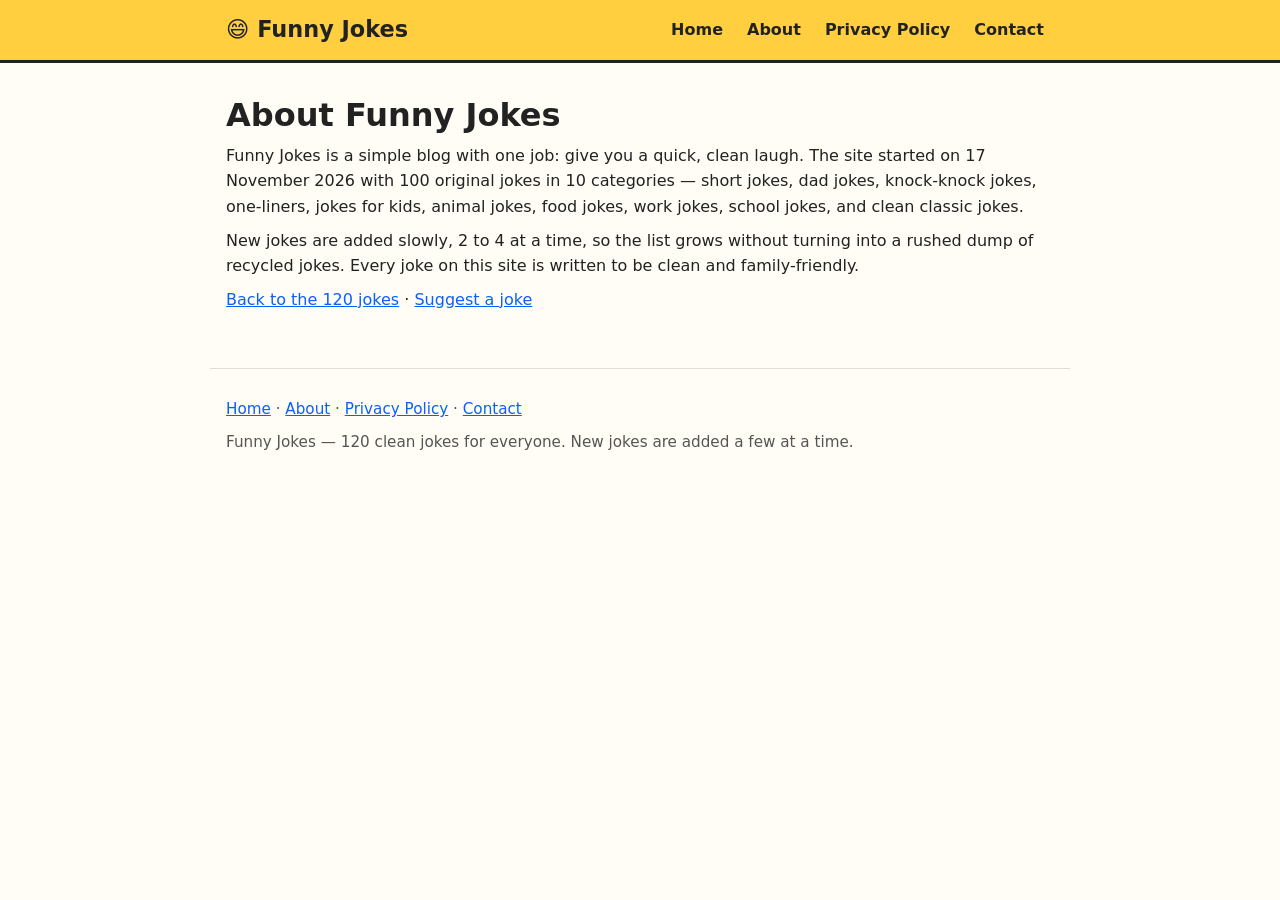
<file: about.html>
<!DOCTYPE html>
<html lang="en">
<head>
<meta charset="UTF-8">
<meta name="viewport" content="width=device-width, initial-scale=1.0">
<title>About | Funny Jokes</title>
<meta name="description" content="About Funny Jokes — a simple, clean joke blog with 120 original jokes in 10 categories, growing a few jokes at a time.">
<link rel="canonical" href="https://funnyjokeshub.vercel.app/about.html">
<link rel="stylesheet" href="style.css">
</head>
<body>
<header><nav class="nav" aria-label="Main navigation"><a class="logo" href="index.html">😄 Funny Jokes</a><ul><li><a href="index.html">Home</a></li><li><a href="about.html">About</a></li><li><a href="privacy-policy.html">Privacy Policy</a></li><li><a href="contact.html">Contact</a></li></ul></nav></header>
<main>
<h1>About Funny Jokes</h1>
<p>Funny Jokes is a simple blog with one job: give you a quick, clean laugh. The site started on 17 November 2026 with 100 original jokes in 10 categories — short jokes, dad jokes, knock-knock jokes, one-liners, jokes for kids, animal jokes, food jokes, work jokes, school jokes, and clean classic jokes.</p>
<p>New jokes are added slowly, 2 to 4 at a time, so the list grows without turning into a rushed dump of recycled jokes. Every joke on this site is written to be clean and family-friendly.</p>
<p><a href="index.html">Back to the 120 jokes</a> · <a href="contact.html">Suggest a joke</a></p>
</main>
<footer><p><a href="index.html">Home</a> · <a href="about.html">About</a> · <a href="privacy-policy.html">Privacy Policy</a> · <a href="contact.html">Contact</a></p><p>Funny Jokes — 120 clean jokes for everyone. New jokes are added a few at a time.</p></footer>
</body>
</html>
</file>
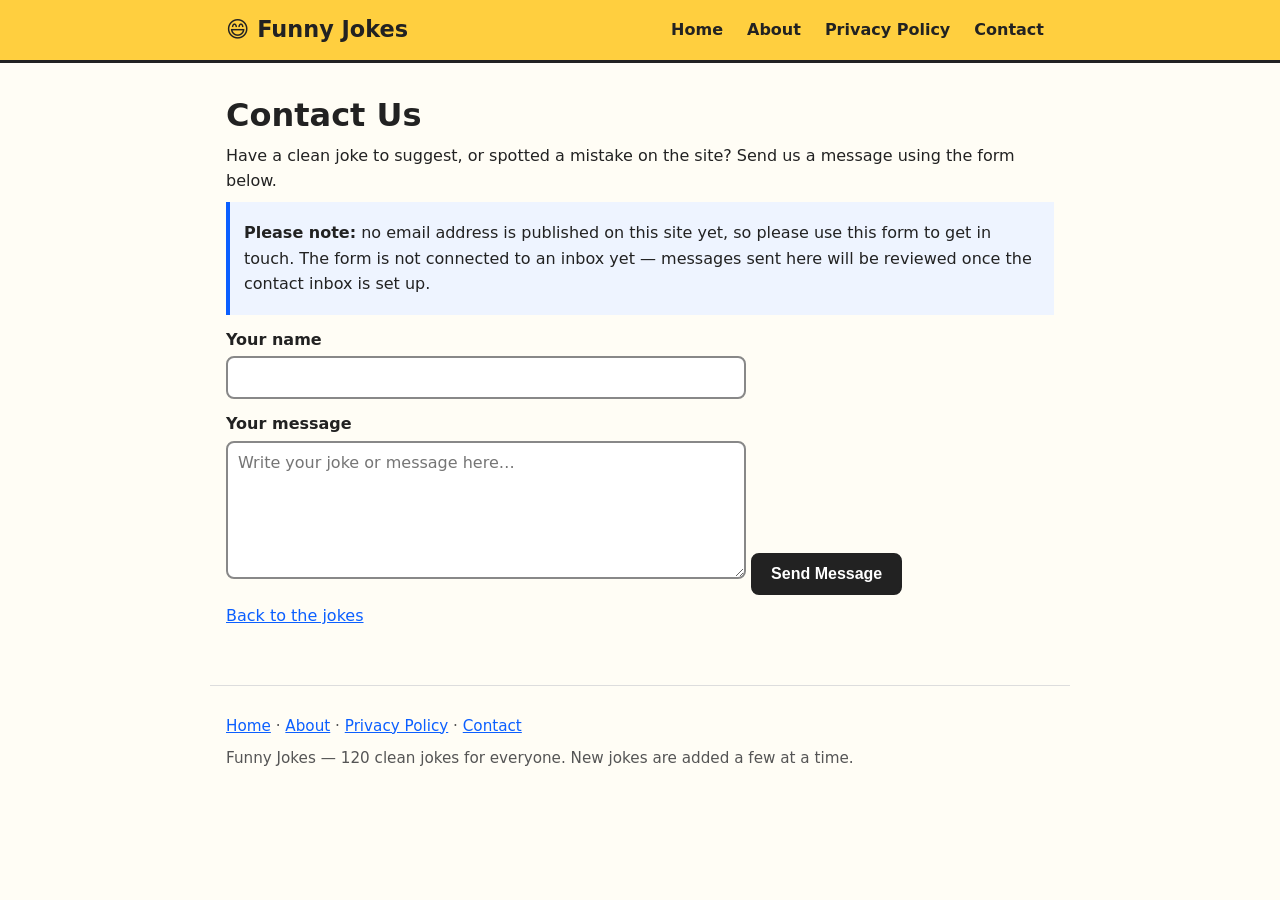
<file: contact.html>
<!DOCTYPE html>
<html lang="en">
<head>
<meta charset="UTF-8">
<meta name="viewport" content="width=device-width, initial-scale=1.0">
<title>Contact | Funny Jokes</title>
<meta name="description" content="Contact Funny Jokes — send a joke suggestion or a message using the form. No email address is published on this site yet.">
<link rel="canonical" href="https://funnyjokeshub.vercel.app/contact.html">
<link rel="stylesheet" href="style.css">
</head>
<body>
<header><nav class="nav" aria-label="Main navigation"><a class="logo" href="index.html">😄 Funny Jokes</a><ul><li><a href="index.html">Home</a></li><li><a href="about.html">About</a></li><li><a href="privacy-policy.html">Privacy Policy</a></li><li><a href="contact.html">Contact</a></li></ul></nav></header>
<main>
<h1>Contact Us</h1>
<p>Have a clean joke to suggest, or spotted a mistake on the site? Send us a message using the form below.</p>
<div class="note"><p><strong>Please note:</strong> no email address is published on this site yet, so please use this form to get in touch. The form is not connected to an inbox yet — messages sent here will be reviewed once the contact inbox is set up.</p></div>
<form action="#" method="post">
<label for="name">Your name</label>
<input type="text" id="name" name="name" required>
<label for="message">Your message</label>
<textarea id="message" name="message" rows="6" required placeholder="Write your joke or message here…"></textarea>
<button type="submit">Send Message</button>
</form>
<p><a href="index.html">Back to the jokes</a></p>
</main>
<footer><p><a href="index.html">Home</a> · <a href="about.html">About</a> · <a href="privacy-policy.html">Privacy Policy</a> · <a href="contact.html">Contact</a></p><p>Funny Jokes — 120 clean jokes for everyone. New jokes are added a few at a time.</p></footer>
</body>
</html>
</file>
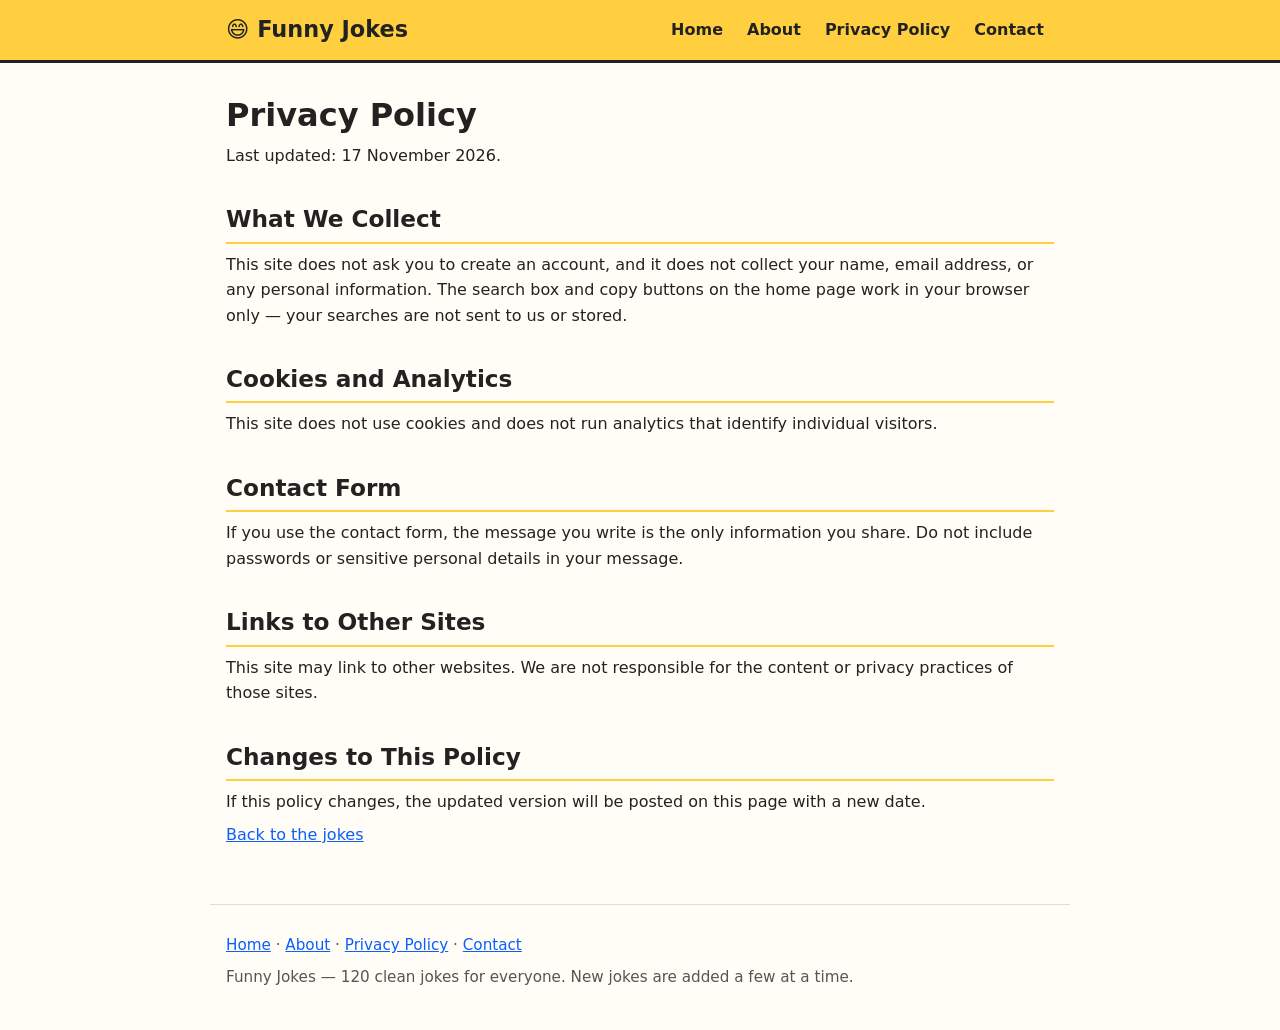
<file: privacy-policy.html>
<!DOCTYPE html>
<html lang="en">
<head>
<meta charset="UTF-8">
<meta name="viewport" content="width=device-width, initial-scale=1.0">
<title>Privacy Policy | Funny Jokes</title>
<meta name="description" content="Privacy Policy for Funny Jokes — what this site collects (nothing personal) and how the site is used.">
<link rel="canonical" href="https://funnyjokeshub.vercel.app/privacy-policy.html">
<link rel="stylesheet" href="style.css">
</head>
<body>
<header><nav class="nav" aria-label="Main navigation"><a class="logo" href="index.html">😄 Funny Jokes</a><ul><li><a href="index.html">Home</a></li><li><a href="about.html">About</a></li><li><a href="privacy-policy.html">Privacy Policy</a></li><li><a href="contact.html">Contact</a></li></ul></nav></header>
<main>
<h1>Privacy Policy</h1>
<p>Last updated: 17 November 2026.</p>
<h2>What We Collect</h2>
<p>This site does not ask you to create an account, and it does not collect your name, email address, or any personal information. The search box and copy buttons on the home page work in your browser only — your searches are not sent to us or stored.</p>
<h2>Cookies and Analytics</h2>
<p>This site does not use cookies and does not run analytics that identify individual visitors.</p>
<h2>Contact Form</h2>
<p>If you use the contact form, the message you write is the only information you share. Do not include passwords or sensitive personal details in your message.</p>
<h2>Links to Other Sites</h2>
<p>This site may link to other websites. We are not responsible for the content or privacy practices of those sites.</p>
<h2>Changes to This Policy</h2>
<p>If this policy changes, the updated version will be posted on this page with a new date.</p>
<p><a href="index.html">Back to the jokes</a></p>
</main>
<footer><p><a href="index.html">Home</a> · <a href="about.html">About</a> · <a href="privacy-policy.html">Privacy Policy</a> · <a href="contact.html">Contact</a></p><p>Funny Jokes — 120 clean jokes for everyone. New jokes are added a few at a time.</p></footer>
</body>
</html>
</file>
<file: style.css>
/* Funny Jokes — clean, fast, mobile-friendly. No external fonts or libraries. */
* { box-sizing: border-box; }
body { margin: 0; font-family: system-ui, -apple-system, "Segoe UI", Roboto, Arial, sans-serif; line-height: 1.6; color: #222; background: #fffdf5; }
header { background: #ffcf3f; border-bottom: 3px solid #222; }
.nav { max-width: 860px; margin: 0 auto; padding: 12px 16px; display: flex; flex-wrap: wrap; align-items: center; gap: 12px; justify-content: space-between; }
.logo { font-size: 1.4rem; font-weight: 800; color: #222; text-decoration: none; }
.nav ul { list-style: none; margin: 0; padding: 0; display: flex; flex-wrap: wrap; gap: 4px; }
.nav ul a { color: #222; text-decoration: none; font-weight: 600; padding: 6px 10px; border-radius: 6px; }
.nav ul a:hover { background: #ffe98a; text-decoration: underline; }
main { max-width: 860px; margin: 0 auto; padding: 16px 16px 48px; }
h1 { font-size: 2rem; line-height: 1.25; margin: 16px 0 8px; }
h2 { font-size: 1.45rem; margin: 32px 0 8px; border-bottom: 2px solid #ffcf3f; padding-bottom: 4px; }
h3 { font-size: 1.1rem; margin: 20px 0 4px; }
p { margin: 8px 0; }
a { color: #0b5fff; }
.quick-answer { background: #fff3bf; border: 2px solid #ffcf3f; border-radius: 10px; padding: 12px 16px; }
.toc { background: #fff; border: 1px solid #ddd; border-radius: 10px; padding: 12px 16px; }
.toc ul, .toc ol { margin: 8px 0; }
.toc a { text-decoration: none; }
.toc a:hover { text-decoration: underline; }
.toolbar { display: flex; flex-wrap: wrap; gap: 10px; align-items: center; margin: 20px 0 8px; }
.toolbar input[type="search"] { flex: 1 1 220px; padding: 10px 12px; font-size: 1rem; border: 2px solid #222; border-radius: 8px; }
button { cursor: pointer; font-size: 1rem; }
.random-btn { background: #222; color: #fff; border: 2px solid #222; border-radius: 8px; padding: 10px 16px; font-weight: 700; }
.random-btn:hover { background: #444; }
.search-count { font-weight: 600; }
ol.jokes { padding-left: 28px; }
ol.jokes li.joke { margin: 12px 0; padding: 10px 12px; background: #fff; border: 1px solid #eee; border-radius: 8px; }
ol.jokes li.joke.highlight { outline: 3px solid #ffcf3f; background: #fff8d6; }
.joke-text { display: block; }
.copy-btn { margin-top: 6px; font-size: 0.85rem; padding: 4px 10px; border: 1px solid #888; border-radius: 6px; background: #f5f5f5; }
.copy-btn:hover { background: #e8e8e8; }
.faq-item { margin: 16px 0; }
form label { display: block; font-weight: 600; margin: 12px 0 4px; }
form input, form textarea { width: 100%; max-width: 520px; padding: 10px; font-size: 1rem; border: 2px solid #888; border-radius: 8px; font-family: inherit; }
form button { margin-top: 14px; background: #222; color: #fff; border: 2px solid #222; border-radius: 8px; padding: 10px 18px; font-weight: 700; }
.note { background: #eef4ff; border-left: 4px solid #0b5fff; padding: 10px 14px; }
footer { max-width: 860px; margin: 0 auto; padding: 20px 16px 32px; border-top: 1px solid #ddd; color: #555; font-size: 0.95rem; }
@media (max-width: 600px) { h1 { font-size: 1.6rem; } h2 { font-size: 1.25rem; } .nav { flex-direction: column; align-items: flex-start; } }
</file>
